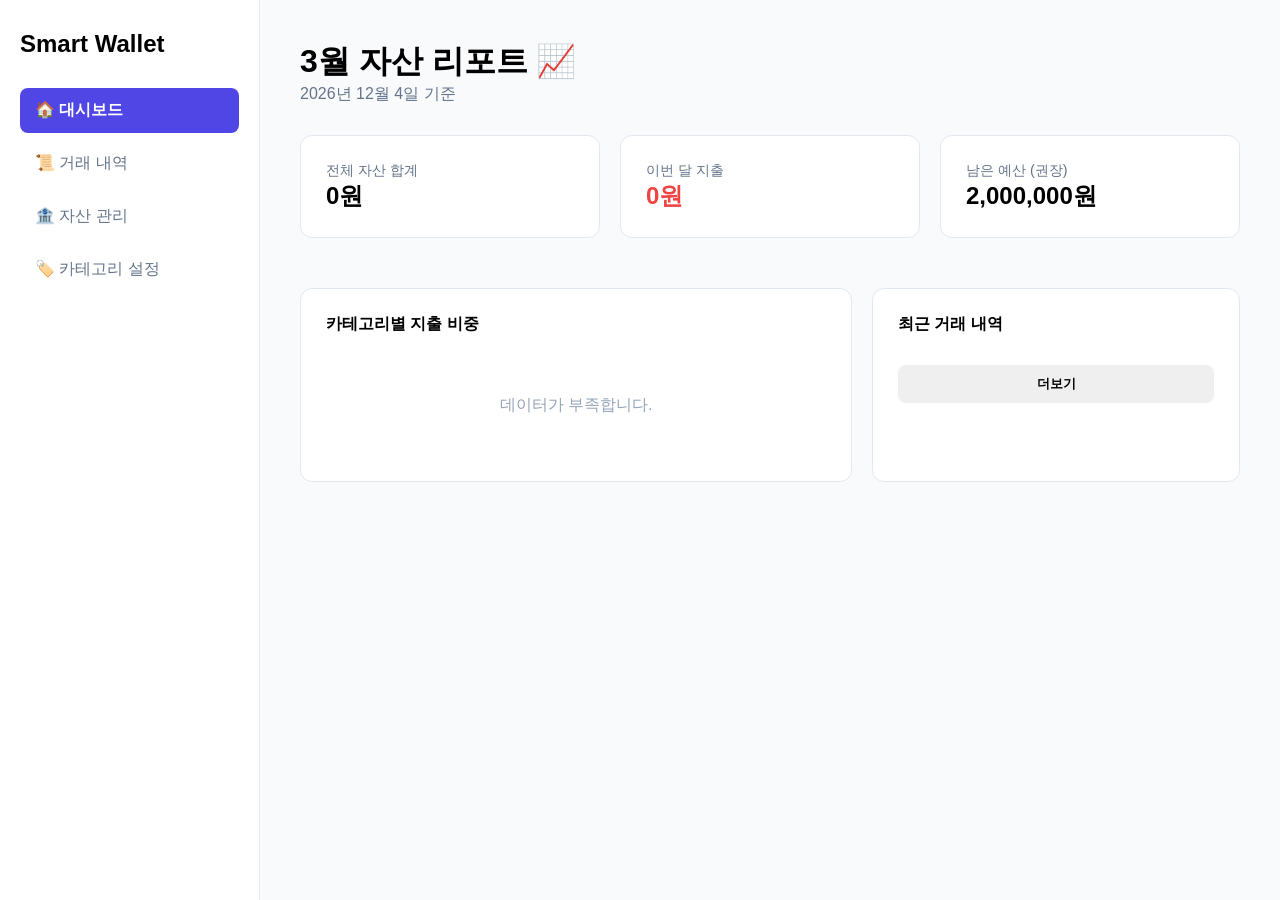
<file: index.html>
<!DOCTYPE html>
<html lang="ko">
<head>
    <meta charset="UTF-8">
    <link rel="stylesheet" href="style.css">
    <title>Dashboard - Smart Wallet</title>
</head>
<body>

<nav class="sidebar">
    <h2>Smart Wallet</h2>
    <ul class="nav-menu">
        <li><a href="index.html" class="nav-item active">🏠 대시보드</a></li>
        <li><a href="history.html" class="nav-item">📜 거래 내역</a></li>
        <li><a href="assets.html" class="nav-item">🏦 자산 관리</a></li>
        <li><a href="categories.html" class="nav-item">🏷️ 카테고리 설정</a></li>
    </ul>
</nav>

<main class="main-content">
    <header style="margin-bottom: 30px;">
        <h1>3월 자산 리포트 📈</h1>
        <p id="todayDate" style="color: #64748b;"></p>
    </header>

    <div style="display: grid; grid-template-columns: repeat(3, 1fr); gap: 20px; margin-bottom: 30px;">
        <div class="card">
            <span style="font-size: 0.9rem; color: #64748b;">전체 자산 합계</span>
            <h2 id="totalBalance">0원</h2>
        </div>
        <div class="card">
            <span style="font-size: 0.9rem; color: #64748b;">이번 달 지출</span>
            <h2 id="monthExpense" style="color:var(--expense)">0원</h2>
        </div>
        <div class="card">
            <span style="font-size: 0.9rem; color: #64748b;">남은 예산 (권장)</span>
            <h2 id="remainingBudget">0원</h2>
        </div>
    </div>

    <div style="display: grid; grid-template-columns: 1.5fr 1fr; gap: 20px;">
        <div class="card">
            <h4>카테고리별 지출 비중</h4>
            <div id="categoryStats" style="margin-top: 20px;">
                <p style="text-align: center; color: #94a3b8; padding: 40px;">데이터가 부족합니다.</p>
            </div>
        </div>

        <div class="card">
            <h4>최근 거래 내역</h4>
            <ul id="recentList" style="list-style: none; margin-top: 15px;">
            </ul>
            <button class="btn btn-outline" style="width: 100%; margin-top: 15px;" onclick="location.href='history.html'">더보기</button>
        </div>
    </div>
</main>

<script>
    document.addEventListener('DOMContentLoaded', () => {
        // 데이터 불러오기
        const assets = JSON.parse(localStorage.getItem('myAssets')) || [];
        const histories = JSON.parse(localStorage.getItem('myHistories')) || [];

        // 날짜 표시
        const now = new Date();
        document.getElementById('todayDate').innerText = `${now.getFullYear()}년 ${now.getMonth() + 1}월 ${now.getDate()}일 기준`;

        // 1. 전체 자산 합계 계산
        const total = assets.reduce((sum, asset) => sum + Number(asset.balance), 0);
        document.getElementById('totalBalance').innerText = total.toLocaleString() + '원';

        // 2. 이번 달 지출 합계 계산
        const currentMonth = now.toISOString().substring(0, 7); // "2024-03" 형식
        const monthTotal = histories
            .filter(item => item.date.startsWith(currentMonth))
            .reduce((sum, item) => sum + Number(item.amount), 0);
        document.getElementById('monthExpense').innerText = monthTotal.toLocaleString() + '원';

        // 3. 예산 대비 남은 금액 (예시: 목표 예산 200만원 설정 시)
        const goal = 2000000;
        const remaining = goal - monthTotal;
        document.getElementById('remainingBudget').innerText = (remaining > 0 ? remaining : 0).toLocaleString() + '원';

        // 4. 최근 거래 내역 5건 표시
        const recentList = document.getElementById('recentList');
        const recentData = histories.slice(0, 5); // 이미 history에서 정렬되어 저장됨

        if (recentData.length > 0) {
            recentList.innerHTML = recentData.map(item => `
                <li style="display: flex; justify-content: space-between; padding: 10px 0; border-bottom: 1px solid #f1f5f9; font-size: 0.9rem;">
                    <span>${item.description}</span>
                    <span style="font-weight: bold; color: var(--expense)">-${Number(item.amount).toLocaleString()}원</span>
                </li>
            `).join('');
        }

        // 5. 간단한 카테고리 통계 (글자로 표시)
        const catStats = document.getElementById('categoryStats');
        if (histories.length > 0) {
            const catMap = {};
            histories.forEach(h => {
                catMap[h.category] = (catMap[h.category] || 0) + Number(h.amount);
            });

            let statsHtml = '';
            for (const [cat, amt] of Object.entries(catMap)) {
                const percent = ((amt / monthTotal) * 100).toFixed(0);
                statsHtml += `
                    <div style="margin-bottom: 15px;">
                        <div style="display:flex; justify-content:space-between; font-size: 0.85rem; margin-bottom: 5px;">
                            <span>${cat}</span><span>${percent}%</span>
                        </div>
                        <div style="width:100%; height:8px; background:#f1f5f9; border-radius:4px;">
                            <div style="width:${percent}%; height:100%; background:var(--primary); border-radius:4px;"></div>
                        </div>
                    </div>
                `;
            }
            catStats.innerHTML = statsHtml;
        }
    });
</script>

</body>
</html>
</file>
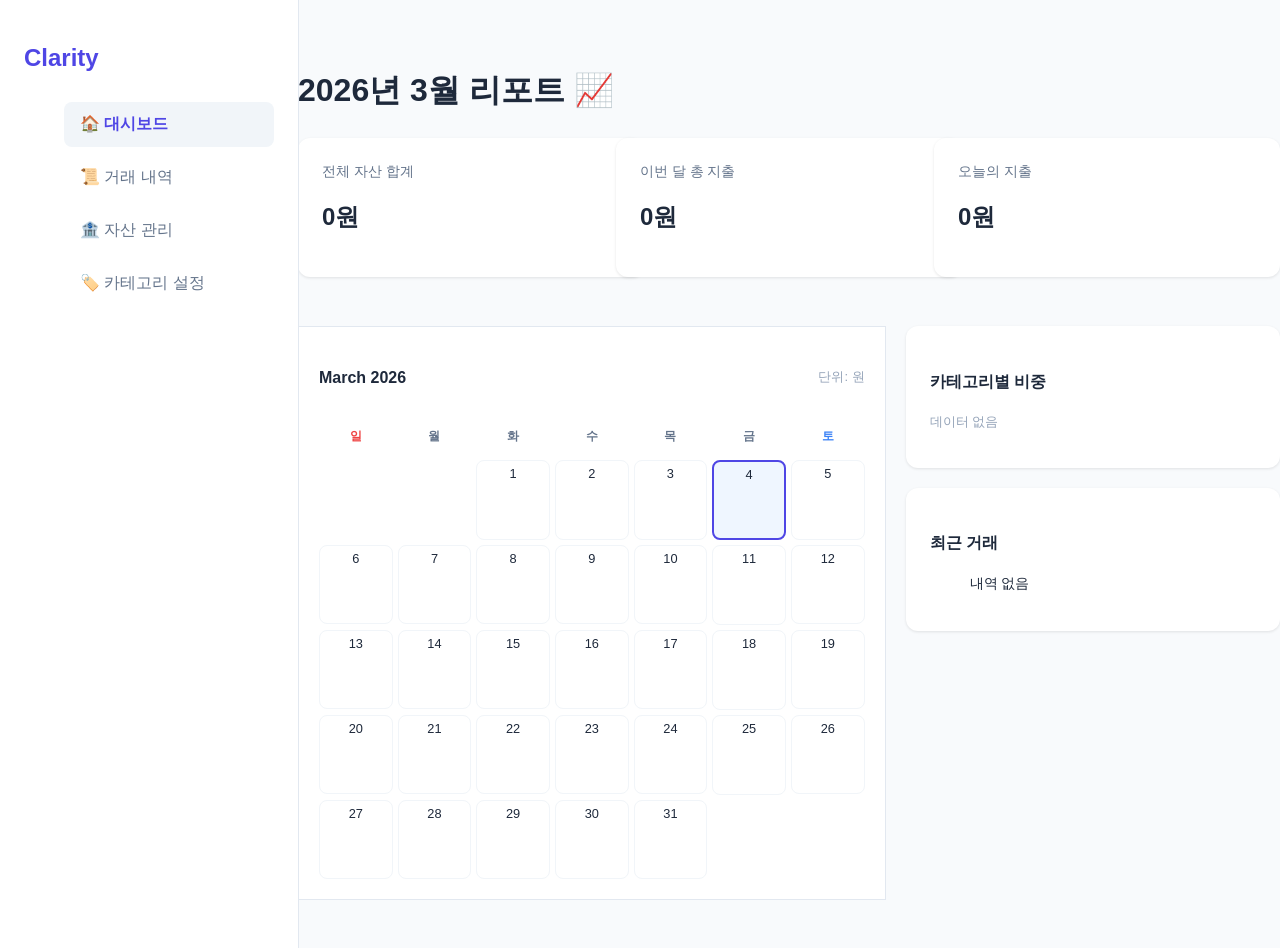
<file: AssetFlow/index.html>
<!DOCTYPE html>
<html lang="ko">
<head>
    <meta charset="UTF-8">
    <link rel="stylesheet" href="style.css">
    <title>Clarity - Dashboard</title>
    <style>
        /* 캘린더 전용 스타일 */
        .calendar-container { background: #fff; padding: 20px; border-radius: var(--radius); border: 1px solid var(--border); }
        .calendar-header { display: flex; justify-content: space-between; align-items: center; margin-bottom: 20px; }
        .calendar-grid { display: grid; grid-template-columns: repeat(7, 1fr); gap: 5px; text-align: center; }
        .day-label { font-size: 0.75rem; color: #64748b; font-weight: 600; padding-bottom: 10px; }
        .day-cell {
            aspect-ratio: 1 / 1.1;
            border-radius: 8px;
            border: 1px solid #f1f5f9;
            padding: 5px;
            font-size: 0.8rem;
            display: flex;
            flex-direction: column;
            justify-content: space-between;
            transition: 0.2s;
        }
        .day-cell:hover { background: #f8fafc; border-color: var(--primary); }
        .day-cell.today { border: 2px solid var(--primary); background: #eff6ff; }
        .day-cell .date-num { font-weight: 500; }
        .day-cell .day-sum { font-size: 0.65rem; color: var(--expense); font-weight: bold; overflow: hidden; text-overflow: ellipsis; white-space: nowrap; }

        /* 레이아웃 분할 */
        .dashboard-grid { display: grid; grid-template-columns: 1.8fr 1fr; gap: 20px; align-items: start; }
        .side-stack { display: flex; flex-direction: column; gap: 20px; }
    </style>
</head>
<body>

<nav class="sidebar">
    <h2>Clarity</h2>
    <ul class="nav-menu">
        <li><a href="index.html" class="nav-item active">🏠 대시보드</a></li>
        <li><a href="history.html" class="nav-item">📜 거래 내역</a></li>
        <li><a href="assets.html" class="nav-item">🏦 자산 관리</a></li>
        <li><a href="categories.html" class="nav-item">🏷️ 카테고리 설정</a></li>
    </ul>
</nav>

<main class="main-content">
    <header style="margin-bottom: 25px;">
        <h1 id="monthTitle">2026년 3월 리포트 📈</h1>
    </header>

    <div style="display: grid; grid-template-columns: repeat(3, 1fr); gap: 20px; margin-bottom: 25px;">
        <div class="card">
            <span style="font-size: 0.85rem; color: #64748b;">전체 자산 합계</span>
            <h2 id="totalBalance">0원</h2>
        </div>
        <div class="card">
            <span style="font-size: 0.85rem; color: #64748b;">이번 달 총 지출</span>
            <h2 id="monthExpense" style="color:var(--expense)">0원</h2>
        </div>
        <div class="card">
            <span style="font-size: 0.85rem; color: #64748b;">오늘의 지출</span>
            <h2 id="todayExpense">0원</h2>
        </div>
    </div>

    <div class="dashboard-grid">
        <div class="calendar-container">
            <div class="calendar-header">
                <h4 id="calMonth">March 2026</h4>
                <div style="font-size: 0.8rem; color: #94a3b8;">단위: 원</div>
            </div>
            <div id="calendarGrid" class="calendar-grid">
                <div class="day-label" style="color:#ef4444">일</div><div class="day-label">월</div><div class="day-label">화</div>
                <div class="day-label">수</div><div class="day-label">목</div><div class="day-label">금</div><div class="day-label" style="color:#3b82f6">토</div>
            </div>
        </div>

        <div class="side-stack">
            <div class="card" style="margin:0;">
                <h4>카테고리별 비중</h4>
                <div id="categoryStats" style="margin-top: 15px;"></div>
            </div>
            <div class="card" style="margin:0;">
                <h4>최근 거래</h4>
                <ul id="recentList" style="list-style: none; margin-top: 10px; font-size: 0.85rem;"></ul>
            </div>
        </div>
    </div>
</main>

<script>
    document.addEventListener('DOMContentLoaded', () => {
        const assets = JSON.parse(localStorage.getItem('myAssets')) || [];
        const histories = JSON.parse(localStorage.getItem('myHistories')) || [];
        const now = new Date();
        const currentYear = now.getFullYear();
        const currentMonth = now.getMonth(); // 0-11

        // 1. 기초 상단 데이터 계산
        const total = assets.reduce((sum, a) => sum + Number(a.balance), 0);
        document.getElementById('totalBalance').innerText = total.toLocaleString() + '원';

        const monthStr = now.toISOString().substring(0, 7);
        const monthHistories = histories.filter(h => h.date.startsWith(monthStr));
        const monthTotal = monthHistories.reduce((sum, h) => sum + Number(h.amount), 0);
        document.getElementById('monthExpense').innerText = monthTotal.toLocaleString() + '원';

        const todayStr = now.toISOString().substring(0, 10);
        const todayTotal = histories.filter(h => h.date === todayStr).reduce((sum, h) => sum + Number(h.amount), 0);
        document.getElementById('todayExpense').innerText = todayTotal.toLocaleString() + '원';

        // 2. 캘린더 생성 로직
        const calGrid = document.getElementById('calendarGrid');
        const firstDay = new Date(currentYear, currentMonth, 1).getDay();
        const lastDate = new Date(currentYear, currentMonth + 1, 0).getDate();

        // 시작 빈칸
        for (let i = 0; i < firstDay; i++) {
            const empty = document.createElement('div');
            calGrid.appendChild(empty);
        }

        // 날짜 채우기
        for (let d = 1; d <= lastDate; d++) {
            const dateStr = `${currentYear}-${String(currentMonth + 1).padStart(2, '0')}-${String(d).padStart(2, '0')}`;
            const daySum = histories
                .filter(h => h.date === dateStr)
                .reduce((sum, h) => sum + Number(h.amount), 0);

            const cell = document.createElement('div');
            cell.className = 'day-cell' + (dateStr === todayStr ? ' today' : '');
            cell.innerHTML = `
                <span class="date-num">${d}</span>
                ${daySum > 0 ? `<span class="day-sum">-${daySum.toLocaleString()}</span>` : ''}
            `;
            calGrid.appendChild(cell);
        }

        // 3. 카테고리 통계 (Progress bar)
        const catStats = document.getElementById('categoryStats');
        const catMap = {};
        monthHistories.forEach(h => catMap[h.category] = (catMap[h.category] || 0) + Number(h.amount));

        catStats.innerHTML = Object.entries(catMap).map(([cat, amt]) => {
            const percent = ((amt / monthTotal) * 100).toFixed(0);
            return `
                <div style="margin-bottom: 12px;">
                    <div style="display:flex; justify-content:space-between; font-size: 0.75rem; margin-bottom: 4px;">
                        <span>${cat}</span><span>${percent}%</span>
                    </div>
                    <div style="width:100%; height:6px; background:#f1f5f9; border-radius:3px;">
                        <div style="width:${percent}%; height:100%; background:var(--primary); border-radius:3px;"></div>
                    </div>
                </div>`;
        }).join('') || '<p style="color:#94a3b8; font-size:0.8rem;">데이터 없음</p>';

        // 4. 최근 거래 3건만 요약
        const recentList = document.getElementById('recentList');
        recentList.innerHTML = histories.slice(0, 3).map(h => `
            <li style="padding: 8px 0; border-bottom: 1px solid #f8fafc; display:flex; justify-content:space-between;">
                <span>${h.description}</span>
                <span style="color:var(--expense); font-weight:600;">-${Number(h.amount).toLocaleString()}</span>
            </li>
        `).join('') || '<li>내역 없음</li>';
    });
</script>
</body>
</html>
</file>
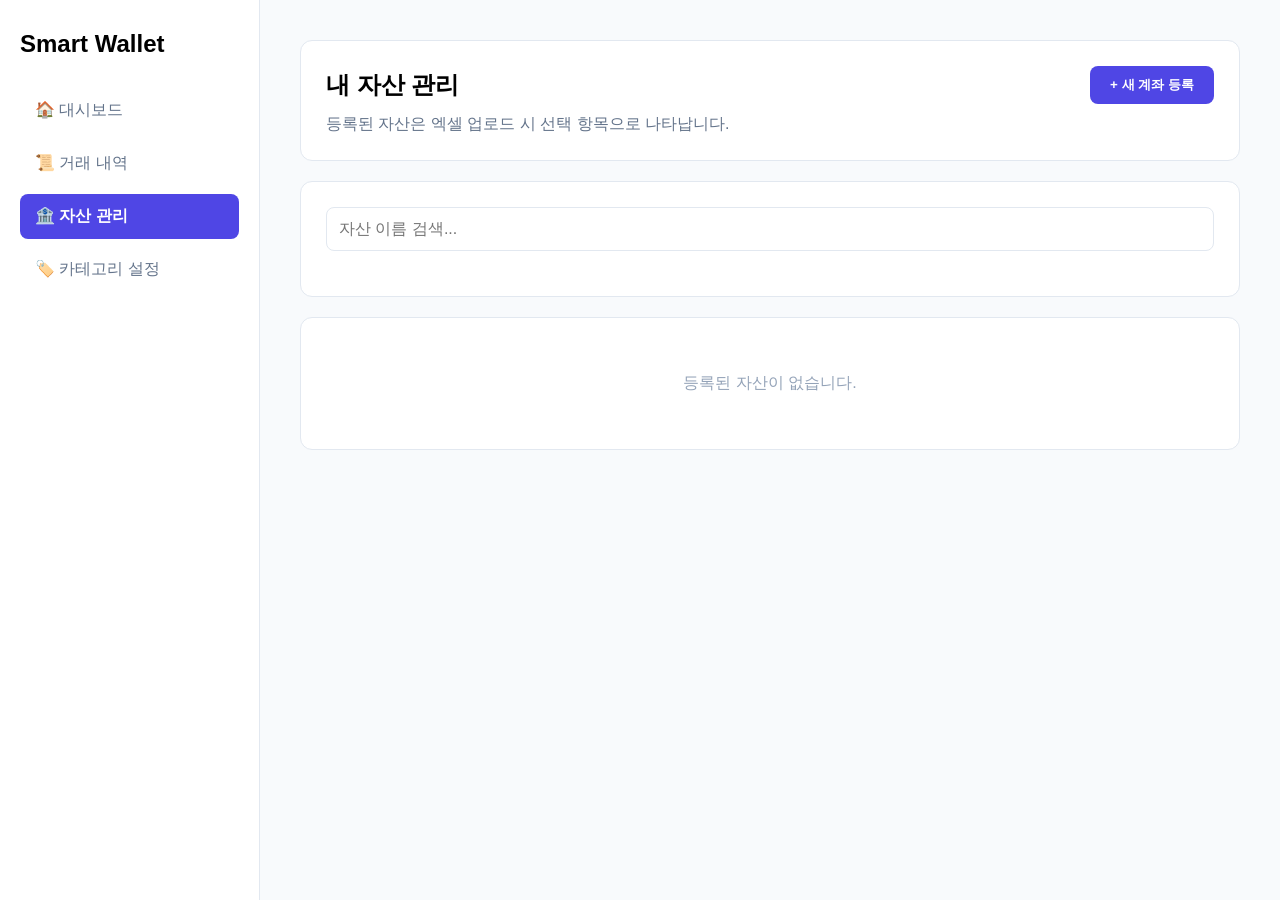
<file: assets.html>
<!DOCTYPE html>
<html lang="ko">
<head>
    <meta charset="UTF-8">
    <link rel="stylesheet" href="style.css">
    <title>Assets - Smart Wallet</title>
    <style>
        /* 모달 스타일 추가 (기본 설정) */
        .modal { display: none; position: fixed; inset: 0; background: rgba(0,0,0,0.5); place-items: center; z-index: 1000; }
        .modal-content { background: #fff; padding: 30px; border-radius: var(--radius); width: 90%; max-width: 400px; }

        /* 기존 스타일 유지 */
        .label { display: block; font-size: 0.85rem; margin-bottom: 5px; color: #64748b; margin-top: 15px; }
        .input-field { width: 100%; padding: 12px; border: 1px solid var(--border); border-radius: 8px; font-size: 1rem; }
        .btn-edit { background: #f1f5f9; color: var(--primary); border: none; padding: 5px 12px; border-radius: 6px; cursor: pointer; font-size: 0.8rem; font-weight: 600; }
        .btn-delete { background: none; border: none; color: #ef4444; cursor: pointer; font-size: 0.8rem; margin-left: 5px; }

        /* 리스트 아이템 스타일 보강 */
        .list-item { display: flex; justify-content: space-between; align-items: center; padding: 15px; border-bottom: 1px solid var(--border); }
        .item-info { display: flex; align-items: center; gap: 15px; }
        .icon { font-size: 1.5rem; background: #f8fafc; width: 45px; height: 45px; display: flex; align-items: center; justify-content: center; border-radius: 10px; }
    </style>
</head>
<body>
<nav class="sidebar">
    <h2>Smart Wallet</h2>
    <ul class="nav-menu">
        <li><a href="index.html" class="nav-item">🏠 대시보드</a></li>
        <li><a href="history.html" class="nav-item">📜 거래 내역</a></li>
        <li><a href="assets.html" class="nav-item active">🏦 자산 관리</a></li>
        <li><a href="categories.html" class="nav-item">🏷️ 카테고리 설정</a></li>
    </ul>
</nav>

<main class="main-content">
    <div class="card">
        <div style="display: flex; justify-content: space-between; align-items: center;">
            <h2>내 자산 관리</h2>
            <button class="btn btn-primary">+ 새 계좌 등록</button>
        </div>
        <p style="color: #64748b; margin-top: 10px;">등록된 자산은 엑셀 업로드 시 선택 항목으로 나타납니다.</p>
    </div>
    <div class="card">
        <div style="margin-bottom: 20px;">
            <input type="text" id="assetSearch" placeholder="자산 이름 검색..." class="input-field">
        </div>
    </div>
    <div class="card" id="assetList">
    </div>
</main>

<div id="assetModal" class="modal">
    <div class="modal-content">
        <h3 id="modalTitle">새 자산 등록</h3>
        <input type="hidden" id="editAssetId">
        <div style="margin: 20px 0;">
            <label class="label">자산명</label>
            <input type="text" id="assetName" placeholder="예: 국민은행(급여)" class="input-field">

            <label class="label">유형</label>
            <select id="assetType" class="input-field">
                <option value="bank">🏦 은행</option>
                <option value="stock">📈 증권</option>
                <option value="card">💳 카드</option>
            </select>

            <label class="label">현재 잔액</label>
            <input type="number" id="assetBalance" placeholder="0" class="input-field">
        </div>

        <div style="display: flex; gap: 10px;">
            <button class="btn btn-outline" style="flex:1" onclick="closeAssetModal()">취소</button>
            <button class="btn btn-primary" style="flex:2" onclick="saveAsset()">저장하기</button>
        </div>
    </div>
</div>

<script>
    // --- JavaScript 로직 (기존과 동일하지만 에러 방지 처리 추가) ---
    let assets = JSON.parse(localStorage.getItem('myAssets')) || [];
    const assetListContainer = document.getElementById('assetList');
    const modal = document.getElementById('assetModal');

    function renderAssets() {
        const searchTerm = document.getElementById('assetSearch').value.toLowerCase();
        assetListContainer.innerHTML = '';

        const filtered = assets.filter(asset => asset.name.toLowerCase().includes(searchTerm));

        if (!assetListContainer) return;

        assetListContainer.innerHTML = '';
        if (filtered.length === 0) {
            assetListContainer.innerHTML = '<p style="text-align:center; color:#94a3b8; padding:30px;">등록된 자산이 없습니다.</p>';
        }

        filtered.forEach(asset => {
            const icon = asset.type === 'bank' ? '🏦' : (asset.type === 'stock' ? '📈' : '💳');
            const item = document.createElement('div');
            item.className = 'list-item';
            item.innerHTML = `
                <div class="item-info">
                    <div class="icon">${icon}</div>
                    <div>
                        <strong>${asset.name}</strong>
                        <div style="font-size:0.8rem; color:#64748b">${Number(asset.balance).toLocaleString()}원</div>
                    </div>
                </div>
                <div style="display: flex; gap: 10px;">
                    <button class="btn-edit" onclick="openEditModal(${asset.id})">수정</button>
                    <button class="btn-delete" onclick="deleteAsset(${asset.id})">삭제</button>
                </div>
            `;
            assetListContainer.appendChild(item);
        });
        localStorage.setItem('myAssets', JSON.stringify(assets));
    }

    function openAddModal() {
        document.getElementById('modalTitle').innerText = "새 자산 등록";
        document.getElementById('editAssetId').value = "";
        document.getElementById('assetName').value = "";
        document.getElementById('assetBalance').value = "";
        modal.style.display = 'grid';
    }

    function openEditModal(id) {
        const asset = assets.find(a => a.id === id);
        if (!asset) return;

        document.getElementById('modalTitle').innerText = "자산 정보 수정";
        document.getElementById('editAssetId').value = asset.id;
        document.getElementById('assetName').value = asset.name;
        document.getElementById('assetType').value = asset.type;
        document.getElementById('assetBalance').value = asset.balance;
        modal.style.display = 'grid';
    }

    function closeAssetModal() { modal.style.display = 'none'; }

    function saveAsset() {
        const id = document.getElementById('editAssetId').value;
        const name = document.getElementById('assetName').value;
        const type = document.getElementById('assetType').value;
        const balance = parseInt(document.getElementById('assetBalance').value) || 0;

        if (!name) return alert("자산 이름을 입력해주세요.");

        if (id) {
            const index = assets.findIndex(a => a.id == id);
            assets[index] = { ...assets[index], name, type, balance };
        } else {
            assets.push({ id: Date.now(), name, type, balance });
        }

        renderAssets();
        closeAssetModal();
    }

    function deleteAsset(id) {
        if (confirm("정말로 삭제하시겠습니까?")) {
            assets = assets.filter(a => a.id !== id);
            renderAssets();
        }
    }

    document.addEventListener('DOMContentLoaded', () => {
        const addBtn = document.querySelector('.main-content .btn-primary');
        if (addBtn) addBtn.onclick = openAddModal;
        renderAssets();
    });

    // 배경 클릭 시 닫기 기능 추가
    window.onclick = function(event) {
        if (event.target == modal) closeAssetModal();
    }
</script>
</body>
</html>
</file>
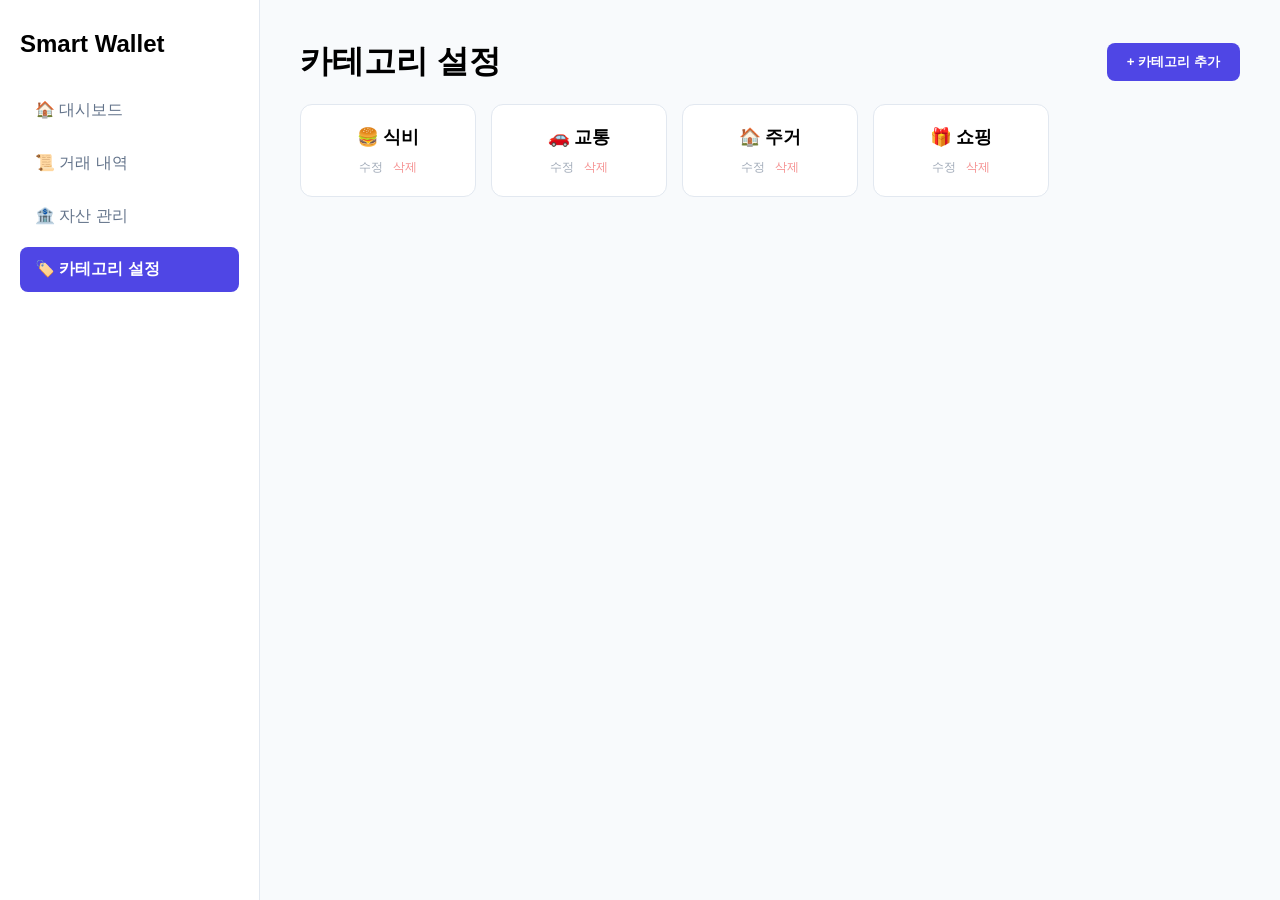
<file: categories.html>
<!DOCTYPE html>
<html lang="ko">
<head>
    <meta charset="UTF-8">
    <link rel="stylesheet" href="style.css">
    <title>Categories - Smart Wallet</title>
    <style>
        .grid { display: grid; grid-template-columns: repeat(auto-fill, minmax(160px, 1fr)); gap: 15px; margin-top: 20px; }
        .cat-card {
            padding: 20px;
            border: 1px solid var(--border);
            border-radius: 12px;
            text-align: center;
            background: #fff;
            position: relative;
            transition: 0.2s;
        }
        .cat-card:hover { border-color: var(--primary); transform: translateY(-3px); }
        .cat-emoji { font-size: 1.5rem; display: block; margin-bottom: 8px; }

        /* 카드 내 수정/삭제 버튼 */
        .cat-actions { margin-top: 10px; display: flex; justify-content: center; gap: 10px; opacity: 0.6; }
        .cat-actions:hover { opacity: 1; }
        .btn-small { font-size: 0.75rem; cursor: pointer; border: none; background: none; color: #64748b; }
        .btn-small.del { color: var(--expense); }

        /* 모달 스타일 */
        .modal { display: none; position: fixed; inset: 0; background: rgba(0,0,0,0.5); place-items: center; z-index: 1000; }
        .modal-content { background: #fff; padding: 30px; border-radius: var(--radius); width: 350px; }
        .input-field { width: 100%; padding: 12px; border: 1px solid var(--border); border-radius: 8px; margin-bottom: 15px; }
    </style>
</head>
<body>

<nav class="sidebar">
    <h2>Smart Wallet</h2>
    <ul class="nav-menu">
        <li><a href="index.html" class="nav-item">🏠 대시보드</a></li>
        <li><a href="history.html" class="nav-item">📜 거래 내역</a></li>
        <li><a href="assets.html" class="nav-item">🏦 자산 관리</a></li>
        <li><a href="categories.html" class="nav-item active">🏷️ 카테고리 설정</a></li>
    </ul>
</nav>

<main class="main-content">
    <div style="display: flex; justify-content: space-between; align-items: center;">
        <h1>카테고리 설정</h1>
        <button class="btn btn-primary" onclick="openCatModal()">+ 카테고리 추가</button>
    </div>

    <div id="categoryGrid" class="grid">
    </div>
</main>

<div id="catModal" class="modal">
    <div class="modal-content">
        <h3 id="catModalTitle">카테고리 편집</h3>
        <input type="hidden" id="editCatId">

        <div style="margin: 20px 0;">
            <label style="font-size:0.8rem; color:#64748b;">카테고리명 (아이콘 포함 가능)</label>
            <input type="text" id="catName" placeholder="예: 🍔 식비" class="input-field">
        </div>

        <div style="display: flex; gap: 10px;">
            <button class="btn btn-outline" style="flex:1" onclick="closeCatModal()">취소</button>
            <button class="btn btn-primary" style="flex:2" onclick="saveCategory()">저장하기</button>
        </div>
    </div>
</div>

<script>
    // 1. 초기 데이터 (기본 카테고리 제공)
    let categories = JSON.parse(localStorage.getItem('myCategories')) || [
        { id: Date.now(), name: "🍔 식비" },
        { id: Date.now()+1, name: "🚗 교통" },
        { id: Date.now()+2, name: "🏠 주거" },
        { id: Date.now()+3, name: "🎁 쇼핑" }
    ];

    const grid = document.getElementById('categoryGrid');
    const modal = document.getElementById('catModal');

    // 2. 렌더링 함수
    function renderCategories() {
        grid.innerHTML = '';
        categories.forEach(cat => {
            const card = document.createElement('div');
            card.className = 'cat-card';
            card.innerHTML = `
                <span style="font-weight:600; font-size:1.1rem;">${cat.name}</span>
                <div class="cat-actions">
                    <button class="btn-small" onclick="editCategory(${cat.id})">수정</button>
                    <button class="btn-small del" onclick="deleteCategory(${cat.id})">삭제</button>
                </div>
            `;
            grid.appendChild(card);
        });
        localStorage.setItem('myCategories', JSON.stringify(categories));
    }

    // 3. 모달 제어
    function openCatModal() {
        document.getElementById('catModalTitle').innerText = "새 카테고리 추가";
        document.getElementById('editCatId').value = "";
        document.getElementById('catName').value = "";
        modal.style.display = 'grid';
    }

    function editCategory(id) {
        const cat = categories.find(c => c.id === id);
        document.getElementById('catModalTitle').innerText = "카테고리 수정";
        document.getElementById('editCatId').value = cat.id;
        document.getElementById('catName').value = cat.name;
        modal.style.display = 'grid';
    }

    function closeCatModal() { modal.style.display = 'none'; }

    // 4. 저장 로직
    function saveCategory() {
        const id = document.getElementById('editCatId').value;
        const name = document.getElementById('catName').value;

        if (!name) return alert("이름을 입력해주세요.");

        if (id) {
            const index = categories.findIndex(c => c.id == id);
            categories[index].name = name;
        } else {
            categories.push({ id: Date.now(), name: name });
        }

        renderCategories();
        closeCatModal();
    }

    // 5. 삭제 로직
    function deleteCategory(id) {
        if (confirm("이 카테고리를 삭제하시겠습니까?\n기존 내역의 카테고리명은 유지되지만 새로 선택할 수 없게 됩니다.")) {
            categories = categories.filter(c => c.id !== id);
            renderCategories();
        }
    }

    document.addEventListener('DOMContentLoaded', renderCategories);
</script>

</body>
</html>
</file>
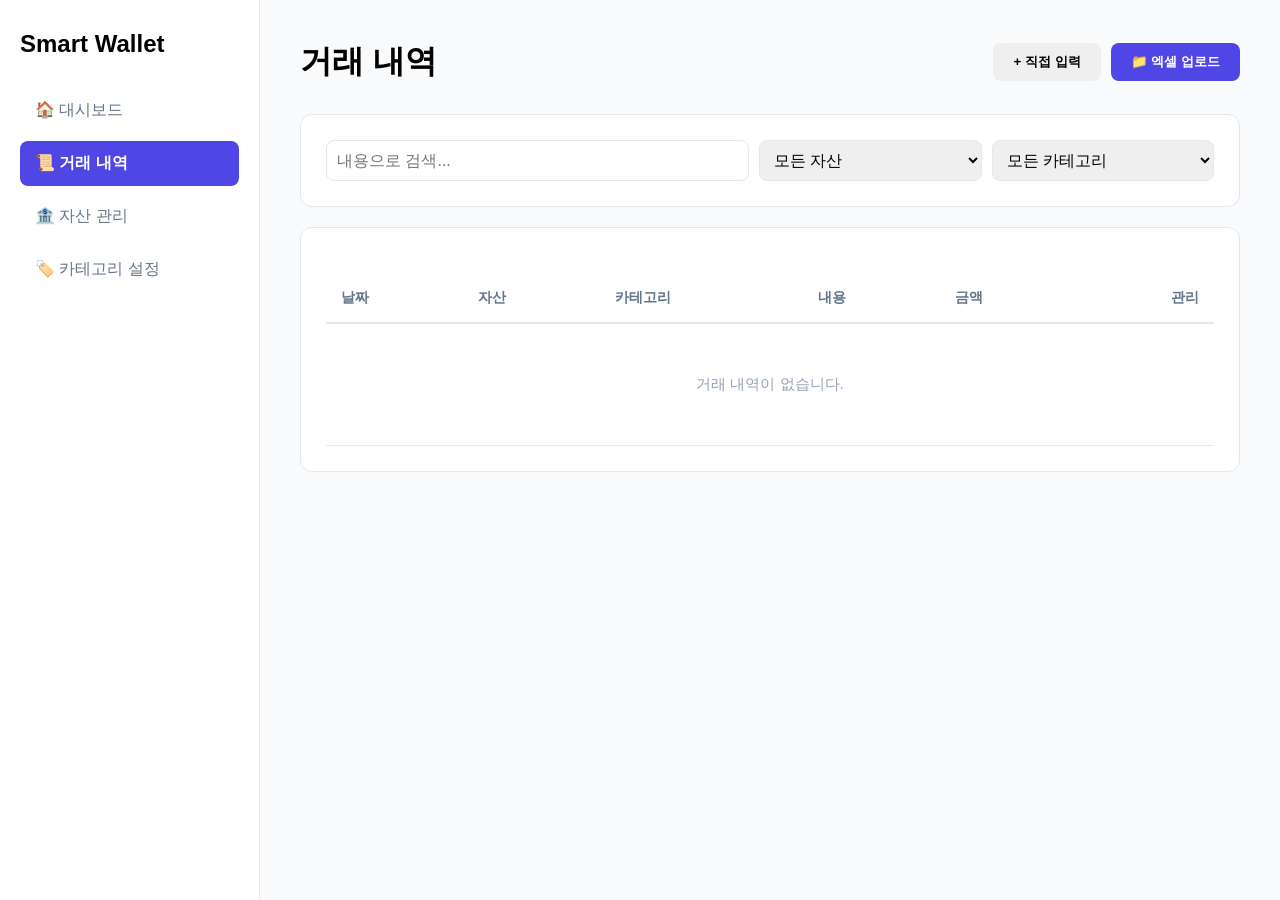
<file: history.html>
<!DOCTYPE html>
<html lang="ko">
<head>
    <meta charset="UTF-8">
    <link rel="stylesheet" href="style.css">
    <title>History - Smart Wallet Pro</title>
    <style>
        /* 페이지 전용 스타일 */
        .table { width: 100%; border-collapse: collapse; margin-top: 20px; }
        .table th { text-align: left; padding: 15px; border-bottom: 2px solid var(--border); color: #64748b; font-size: 0.9rem; }
        .table td { padding: 15px; border-bottom: 1px solid var(--border); font-size: 0.95rem; }
        .amount.minus { color: var(--expense); font-weight: bold; }
        .amount.plus { color: var(--income); font-weight: bold; }
        .badge { background: #f1f5f9; padding: 4px 8px; border-radius: 4px; font-size: 0.75rem; font-weight: 600; }
        .badge-cat { background: #eef2ff; color: var(--primary); }

        /* 모달 스타일 */
        .modal { display: none; position: fixed; inset: 0; background: rgba(0,0,0,0.5); place-items: center; z-index: 1000; }
        .modal-content { background: #fff; padding: 30px; border-radius: var(--radius); width: 400px; box-shadow: 0 10px 25px rgba(0,0,0,0.1); }
        .label { display: block; font-size: 0.85rem; margin-bottom: 5px; color: #64748b; margin-top: 15px; }
        .input-field { width: 100%; padding: 10px; border: 1px solid var(--border); border-radius: 8px; font-size: 1rem; outline: none; }
        .input-field:focus { border-color: var(--primary); }

        .btn-delete { color: var(--expense); border: none; background: none; cursor: pointer; font-size: 0.85rem; padding: 5px; }
        .btn-delete:hover { text-decoration: underline; }
    </style>
</head>
<body>

<nav class="sidebar">
    <h2>Smart Wallet</h2>
    <ul class="nav-menu">
        <li><a href="index.html" class="nav-item">🏠 대시보드</a></li>
        <li><a href="history.html" class="nav-item active">📜 거래 내역</a></li>
        <li><a href="assets.html" class="nav-item">🏦 자산 관리</a></li>
        <li><a href="categories.html" class="nav-item">🏷️ 카테고리 설정</a></li>
    </ul>
</nav>

<main class="main-content">
    <div style="display: flex; justify-content: space-between; align-items: center; margin-bottom: 30px;">
        <h1>거래 내역</h1>
        <div style="display: flex; gap: 10px;">
            <button class="btn btn-outline" onclick="openHistoryModal()">+ 직접 입력</button>
            <!--<button class="btn btn-primary" onclick="alert('엑셀 업로드 기능은 개발 중입니다!')">📁 엑셀 업로드</button>-->
            <button class="btn btn-primary" onclick="openUploadModal()">📁 엑셀 업로드</button>
        </div>
    </div>

    <div class="card" style="display: flex; gap: 10px; margin-bottom: 20px;">
        <input type="text" id="searchInput" placeholder="내용으로 검색..." class="input-field" style="flex: 2; margin:0;">
        <select id="filterAsset" class="input-field" style="flex: 1; margin:0;">
            <option value="">모든 자산</option>
        </select>
        <select id="filterCategory" class="input-field" style="flex: 1; margin:0;">
            <option value="">모든 카테고리</option>
        </select>
    </div>

    <div class="card">
        <table class="table">
            <thead>
            <tr>
                <th>날짜</th>
                <th>자산</th>
                <th>카테고리</th>
                <th>내용</th>
                <th>금액</th>
                <th style="text-align: right;">관리</th>
            </tr>
            </thead>
            <tbody id="historyList">
            </tbody>
        </table>
    </div>
</main>

<div id="historyModal" class="modal">
    <div class="modal-content">
        <h3>새 거래 내역 추가</h3>
        <div style="margin: 10px 0;">
            <label class="label">날짜</label>
            <input type="date" id="historyDate" class="input-field">

            <label class="label">자산 선택</label>
            <select id="historyAsset" class="input-field"></select>

            <label class="label">카테고리</label>
            <select id="historyCategory" class="input-field">
            </select>

            <label class="label">내용</label>
            <input type="text" id="historyDesc" placeholder="예: 스타벅스 강남점" class="input-field">

            <label class="label">금액 (원)</label>
            <input type="number" id="historyAmount" placeholder="0" class="input-field">
        </div>

        <div style="display: flex; gap: 10px; margin-top: 25px;">
            <button class="btn btn-outline" style="flex:1" onclick="closeHistoryModal()">취소</button>
            <button class="btn btn-primary" style="flex:2" onclick="saveHistory()">저장하기</button>
        </div>
    </div>
</div>

<div id="uploadModal" class="modal">
    <div class="modal-content">
        <h3>📁 엑셀 내역 업로드</h3>
        <div style="margin: 20px 0;">
            <label class="label">대상 자산 선택</label>
            <select id="uploadAssetSelect" class="input-field"></select>

            <label class="label" style="margin-top:20px;">엑셀 파일 선택 (.csv)</label>

            <label for="excelFile" class="file-upload-label">
                <span>📁 클릭하여 파일 선택</span>
            </label>

            <input type="file" id="excelFile" accept=".csv" onchange="updateFileName(this)">

            <div id="fileNameDisplay">선택된 파일 없음</div>

            <p style="font-size: 0.75rem; color: #94a3b8; margin-top: 10px;">
                * 파일의 첫 줄은 '날짜, 내용, 금액' 순서여야 합니다.
            </p>
        </div>
        <div style="display:flex; gap:10px;">
            <button class="btn btn-outline" style="flex:1" onclick="closeModal()">취소</button>
            <button class="btn btn-primary" style="flex:2" onclick="processUpload()">업로드 시작</button>
        </div>
    </div>
</div>


<script>
    // 1. 데이터 불러오기
    let histories = JSON.parse(localStorage.getItem('myHistories')) || [];
    let assets = JSON.parse(localStorage.getItem('myAssets')) || [];
    let categories = JSON.parse(localStorage.getItem('myCategories')) || [
        {id: 1, name: '식비'}, {id: 2, name: '교통'}, {id: 3, name: '주거/통신'}, {id: 4, name: '쇼핑'}
    ];

    const historyListContainer = document.getElementById('historyList');

    // 2. 화면에 내역 리스트 그리기
    function renderHistories() {
        const searchTerm = document.getElementById('searchInput').value.toLowerCase();
        const assetFilter = document.getElementById('filterAsset').value;
        const catFilter = document.getElementById('filterCategory').value;

        historyListContainer.innerHTML = '';

        // 필터링 로직 적용
        const filtered = histories.filter(item => {
            const matchesSearch = item.description.toLowerCase().includes(searchTerm);
            const matchesAsset = assetFilter === "" || item.assetId === assetFilter;
            const matchesCat = catFilter === "" || item.category === catFilter;
            return matchesSearch && matchesAsset && matchesCat;
        });

        historyListContainer.innerHTML = '';
        filtered.sort((a, b) => new Date(b.date) - new Date(a.date));

        if (filtered.length === 0) {
            historyListContainer.innerHTML = '<tr><td colspan="6" style="text-align:center; padding:50px; color:#94a3b8;">거래 내역이 없습니다.</td></tr>';
        }

        filtered.forEach((item, index) => {
            const tr = document.createElement('tr');
            tr.innerHTML = `
                <td>${item.date}</td>
                <td><span class="badge">${item.assetName}</span></td>
                <td><span class="badge badge-cat">${item.category}</span></td>
                <td>${item.description}</td>
                <td class="amount minus">-${Number(item.amount).toLocaleString()}원</td>
                <td style="text-align: right;"><button onclick="deleteHistory(${index})" class="btn-delete">삭제</button></td>
            `;
            historyListContainer.appendChild(tr);
        });
        localStorage.setItem('myHistories', JSON.stringify(filtered));
    }

    // 3. 모달 열기 및 옵션 초기화
    function openHistoryModal() {
        // 최신 자산 및 카테고리 데이터 로드
        assets = JSON.parse(localStorage.getItem('myAssets')) || [];
        if (assets.length === 0) {
            alert("먼저 '자산 관리' 페이지에서 자산을 등록해주세요!");
            location.href = 'assets.html';
            return;
        }

        // 자산 셀렉트 박스 채우기
        const assetSelect = document.getElementById('historyAsset');
        assetSelect.innerHTML = assets.map(a => `<option value="${a.id}">${a.name}</option>`).join('');

        // 카테고리 셀렉트 박스 채우기
        const categorySelect = document.getElementById('historyCategory');
        categorySelect.innerHTML = categories.map(c => `<option value="${c.name}">${c.name}</option>`).join('');

        // 기본값 설정
        document.getElementById('historyDate').value = new Date().toISOString().substring(0, 10);
        document.getElementById('historyModal').style.display = 'grid';
    }

    function closeHistoryModal() {
        document.getElementById('historyModal').style.display = 'none';
    }

    // 4. 저장 및 자산 연동 로직
    function saveHistory() {
        const date = document.getElementById('historyDate').value;
        const assetId = document.getElementById('historyAsset').value;
        const category = document.getElementById('historyCategory').value;
        const description = document.getElementById('historyDesc').value;
        const amount = parseInt(document.getElementById('historyAmount').value);

        if (!description || !amount) return alert("내용과 금액을 입력해주세요.");

        // 자산 잔액 차감 로직
        const assetIndex = assets.findIndex(a => a.id == assetId);
        if (assetIndex !== -1) {
            assets[assetIndex].balance -= amount;
            localStorage.setItem('myAssets', JSON.stringify(assets));

            // 내역 객체 생성
            const newEntry = {
                date,
                assetId,
                assetName: assets[assetIndex].name,
                category,
                description,
                amount
            };

            histories.push(newEntry);
            renderHistories();
            closeHistoryModal();

            // 입력 폼 초기화
            document.getElementById('historyDesc').value = '';
            document.getElementById('historyAmount').value = '';
        }
    }

    // 5. 삭제 및 자산 복구 로직
    function deleteHistory(index) {
        if(confirm("내역을 삭제하시겠습니까? (삭제 시 해당 자산 잔액이 복구됩니다)")) {
            const item = histories[index];
            const assetIndex = assets.findIndex(a => a.id == item.assetId);

            if (assetIndex !== -1) {
                assets[assetIndex].balance += Number(item.amount); // 금액 복구
                localStorage.setItem('myAssets', JSON.stringify(assets));
            }

            histories.splice(index, 1);
            renderHistories();
        }
    }

    // 초기 실행
    document.addEventListener('DOMContentLoaded', renderHistories);

    // 1. 업로드 모달 열기 (자산 목록 업데이트)
function openUploadModal() {
    assets = JSON.parse(localStorage.getItem('myAssets')) || [];
    const uploadSelect = document.getElementById('uploadAssetSelect');

    if (assets.length === 0) {
        alert("자산을 먼저 등록해주세요!");
        location.href = 'assets.html';
        return;
    }

    // 자산 목록 주입
    uploadSelect.innerHTML = assets.map(a => `<option value="${a.id}">${a.name}</option>`).join('');
    document.getElementById('uploadModal').style.display = 'grid';
}

function closeModal() {
    document.getElementById('uploadModal').style.display = 'none';
}

// 2. 업로드 처리 로직 (매칭 핵심)
function processUpload() {
    const assetId = document.getElementById('uploadAssetSelect').value;
    const fileInput = document.getElementById('excelFile');

    if (!fileInput.files.length) return alert("파일을 선택해주세요.");

    // 선택된 자산 정보 가져오기
    const targetAsset = assets.find(a => a.id == assetId);

    /* [참고] 실제 구현 시에는 FileReader를 통해 엑셀 내용을 읽습니다.
       여기서는 파일의 한 줄을 읽었다고 가정(Mockup)한 로직입니다.
    */
    const mockExcelData = [
        { date: "2026-03-25", description: "마트 장보기", amount: 45000 },
        { date: "2026-03-24", description: "주유비", amount: 60000 }
    ];

    mockExcelData.forEach(row => {
        // [핵심 매칭] 엑셀 데이터 + 선택한 자산 정보 결합
        const newEntry = {
            date: row.date,
            assetId: targetAsset.id,     // 선택한 자산 ID 매칭
            assetName: targetAsset.name, // 선택한 자산 이름 매칭
            category: "미분류",           // 카테고리는 추후 AI나 키워드로 분류
            description: row.description,
            amount: row.amount
        };

        // 1. 내역 저장
        histories.push(newEntry);

        // 2. 자산 잔액 실시간 차감 (연동)
        targetAsset.balance -= row.amount;
    });

    // 전체 데이터 업데이트 및 저장
    localStorage.setItem('myHistories', JSON.stringify(histories));
    localStorage.setItem('myAssets', JSON.stringify(assets));

    alert(`${targetAsset.name}으로 ${mockExcelData.length}건의 내역이 성공적으로 업로드되었습니다!`);
    renderHistories();
    closeModal();
}
</script>

</body>
</html>
</file>
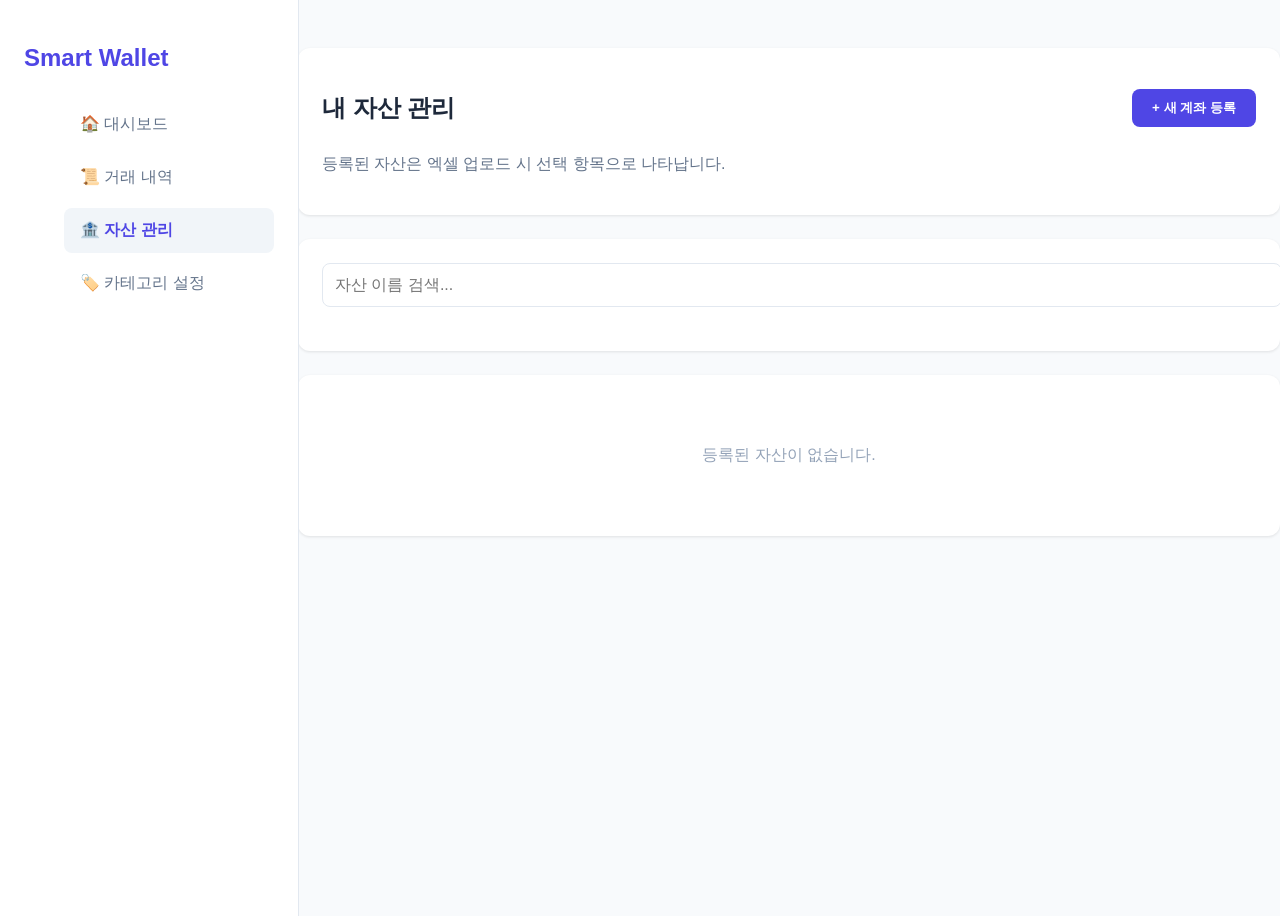
<file: AssetFlow/assets.html>
<!DOCTYPE html>
<html lang="ko">
<head>
    <meta charset="UTF-8">
    <link rel="stylesheet" href="style.css">
    <title>Assets - Smart Wallet</title>
    <style>
        /* 모달 스타일 추가 (기본 설정) */
        .modal { display: none; position: fixed; inset: 0; background: rgba(0,0,0,0.5); place-items: center; z-index: 1000; }
        .modal-content { background: #fff; padding: 30px; border-radius: var(--radius); width: 90%; max-width: 400px; }

        /* 기존 스타일 유지 */
        .label { display: block; font-size: 0.85rem; margin-bottom: 5px; color: #64748b; margin-top: 15px; }
        .input-field { width: 100%; padding: 12px; border: 1px solid var(--border); border-radius: 8px; font-size: 1rem; }
        .btn-edit { background: #f1f5f9; color: var(--primary); border: none; padding: 5px 12px; border-radius: 6px; cursor: pointer; font-size: 0.8rem; font-weight: 600; }
        .btn-delete { background: none; border: none; color: #ef4444; cursor: pointer; font-size: 0.8rem; margin-left: 5px; }

        /* 리스트 아이템 스타일 보강 */
        .list-item { display: flex; justify-content: space-between; align-items: center; padding: 15px; border-bottom: 1px solid var(--border); }
        .item-info { display: flex; align-items: center; gap: 15px; }
        .icon { font-size: 1.5rem; background: #f8fafc; width: 45px; height: 45px; display: flex; align-items: center; justify-content: center; border-radius: 10px; }
    </style>
</head>
<body>
<nav class="sidebar">
    <h2>Smart Wallet</h2>
    <ul class="nav-menu">
        <li><a href="index.html" class="nav-item">🏠 대시보드</a></li>
        <li><a href="history.html" class="nav-item">📜 거래 내역</a></li>
        <li><a href="assets.html" class="nav-item active">🏦 자산 관리</a></li>
        <li><a href="categories.html" class="nav-item">🏷️ 카테고리 설정</a></li>
    </ul>
</nav>

<main class="main-content">
    <div class="card">
        <div style="display: flex; justify-content: space-between; align-items: center;">
            <h2>내 자산 관리</h2>
            <button class="btn btn-primary">+ 새 계좌 등록</button>
        </div>
        <p style="color: #64748b; margin-top: 10px;">등록된 자산은 엑셀 업로드 시 선택 항목으로 나타납니다.</p>
    </div>
    <div class="card">
        <div style="margin-bottom: 20px;">
            <input type="text" id="assetSearch" placeholder="자산 이름 검색..." class="input-field">
        </div>
    </div>
    <div class="card" id="assetList">
    </div>
</main>

<div id="assetModal" class="modal">
    <div class="modal-content">
        <h3 id="modalTitle">새 자산 등록</h3>
        <input type="hidden" id="editAssetId">
        <div style="margin: 20px 0;">
            <label class="label">자산명</label>
            <input type="text" id="assetName" placeholder="예: 국민은행(급여)" class="input-field">

            <label class="label">유형</label>
            <select id="assetType" class="input-field">
                <option value="bank">🏦 은행</option>
                <option value="stock">📈 증권</option>
                <option value="card">💳 카드</option>
            </select>

            <label class="label">현재 잔액</label>
            <input type="number" id="assetBalance" placeholder="0" class="input-field">
        </div>

        <div style="display: flex; gap: 10px;">
            <button class="btn btn-outline" style="flex:1" onclick="closeAssetModal()">취소</button>
            <button class="btn btn-primary" style="flex:2" onclick="saveAsset()">저장하기</button>
        </div>
    </div>
</div>

<script>
    // --- JavaScript 로직 (기존과 동일하지만 에러 방지 처리 추가) ---
    let assets = JSON.parse(localStorage.getItem('myAssets')) || [];
    const assetListContainer = document.getElementById('assetList');
    const modal = document.getElementById('assetModal');

    function renderAssets() {
        const searchTerm = document.getElementById('assetSearch').value.toLowerCase();
        assetListContainer.innerHTML = '';

        const filtered = assets.filter(asset => asset.name.toLowerCase().includes(searchTerm));

        if (!assetListContainer) return;

        assetListContainer.innerHTML = '';
        if (filtered.length === 0) {
            assetListContainer.innerHTML = '<p style="text-align:center; color:#94a3b8; padding:30px;">등록된 자산이 없습니다.</p>';
        }

        filtered.forEach(asset => {
            const icon = asset.type === 'bank' ? '🏦' : (asset.type === 'stock' ? '📈' : '💳');
            const item = document.createElement('div');
            item.className = 'list-item';
            item.innerHTML = `
                <div class="item-info">
                    <div class="icon">${icon}</div>
                    <div>
                        <strong>${asset.name}</strong>
                        <div style="font-size:0.8rem; color:#64748b">${Number(asset.balance).toLocaleString()}원</div>
                    </div>
                </div>
                <div style="display: flex; gap: 10px;">
                    <button class="btn-edit" onclick="openEditModal(${asset.id})">수정</button>
                    <button class="btn-delete" onclick="deleteAsset(${asset.id})">삭제</button>
                </div>
            `;
            assetListContainer.appendChild(item);
        });
        localStorage.setItem('myAssets', JSON.stringify(assets));
    }

    function openAddModal() {
        document.getElementById('modalTitle').innerText = "새 자산 등록";
        document.getElementById('editAssetId').value = "";
        document.getElementById('assetName').value = "";
        document.getElementById('assetBalance').value = "";
        modal.style.display = 'grid';
    }

    function openEditModal(id) {
        const asset = assets.find(a => a.id === id);
        if (!asset) return;

        document.getElementById('modalTitle').innerText = "자산 정보 수정";
        document.getElementById('editAssetId').value = asset.id;
        document.getElementById('assetName').value = asset.name;
        document.getElementById('assetType').value = asset.type;
        document.getElementById('assetBalance').value = asset.balance;
        modal.style.display = 'grid';
    }

    function closeAssetModal() { modal.style.display = 'none'; }

    function saveAsset() {
        const id = document.getElementById('editAssetId').value;
        const name = document.getElementById('assetName').value;
        const type = document.getElementById('assetType').value;
        const balance = parseInt(document.getElementById('assetBalance').value) || 0;

        if (!name) return alert("자산 이름을 입력해주세요.");

        if (id) {
            const index = assets.findIndex(a => a.id == id);
            assets[index] = { ...assets[index], name, type, balance };
        } else {
            assets.push({ id: Date.now(), name, type, balance });
        }

        renderAssets();
        closeAssetModal();
    }

    function deleteAsset(id) {
        if (confirm("정말로 삭제하시겠습니까?")) {
            assets = assets.filter(a => a.id !== id);
            renderAssets();
        }
    }

    document.addEventListener('DOMContentLoaded', () => {
        const addBtn = document.querySelector('.main-content .btn-primary');
        if (addBtn) addBtn.onclick = openAddModal;
        renderAssets();
    });

    // 배경 클릭 시 닫기 기능 추가
    window.onclick = function(event) {
        if (event.target == modal) closeAssetModal();
    }
</script>
</body>
</html>
</file>
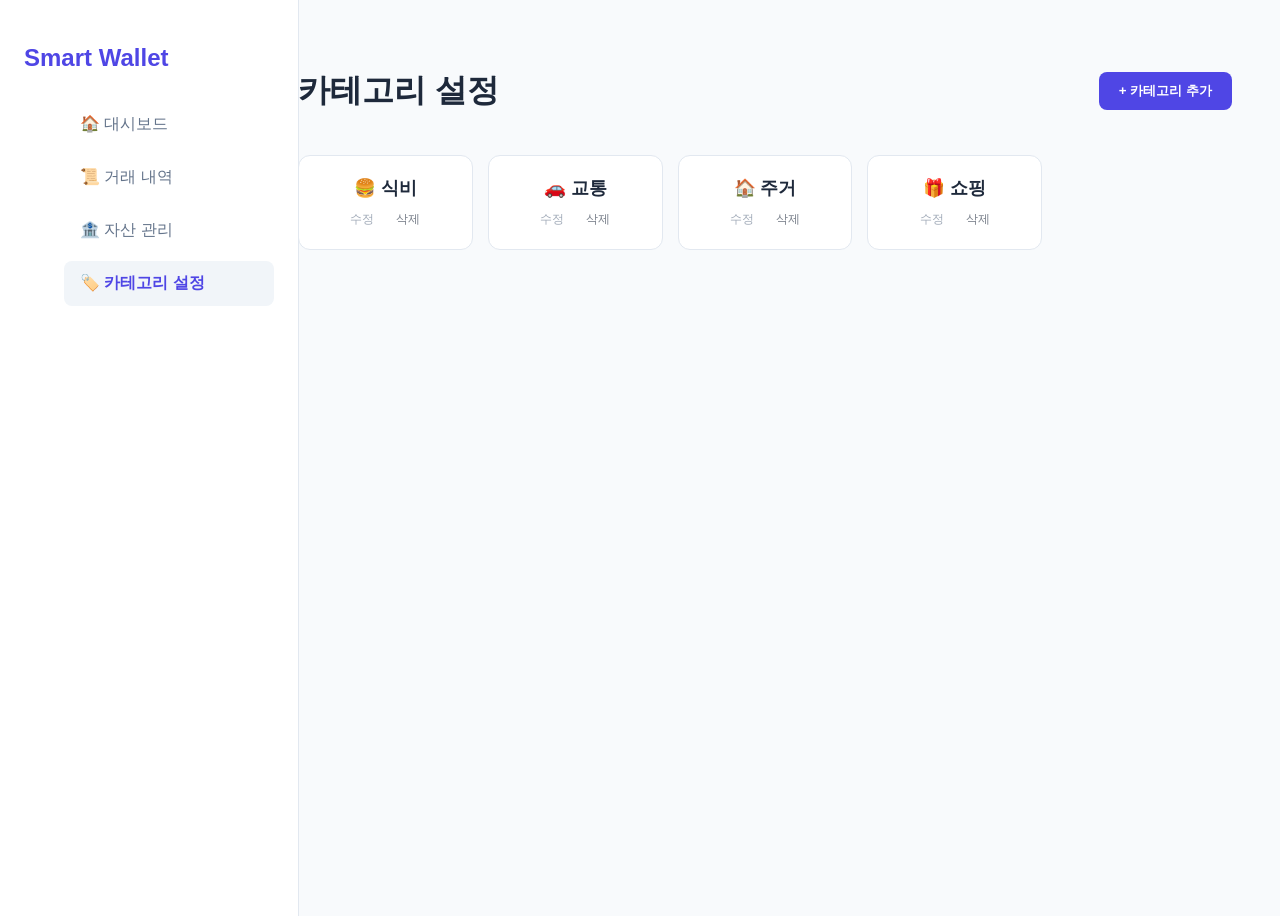
<file: AssetFlow/categories.html>
<!DOCTYPE html>
<html lang="ko">
<head>
    <meta charset="UTF-8">
    <link rel="stylesheet" href="style.css">
    <title>Categories - Smart Wallet</title>
    <style>
        .grid { display: grid; grid-template-columns: repeat(auto-fill, minmax(160px, 1fr)); gap: 15px; margin-top: 20px; }
        .cat-card {
            padding: 20px;
            border: 1px solid var(--border);
            border-radius: 12px;
            text-align: center;
            background: #fff;
            position: relative;
            transition: 0.2s;
        }
        .cat-card:hover { border-color: var(--primary); transform: translateY(-3px); }
        .cat-emoji { font-size: 1.5rem; display: block; margin-bottom: 8px; }

        /* 카드 내 수정/삭제 버튼 */
        .cat-actions { margin-top: 10px; display: flex; justify-content: center; gap: 10px; opacity: 0.6; }
        .cat-actions:hover { opacity: 1; }
        .btn-small { font-size: 0.75rem; cursor: pointer; border: none; background: none; color: #64748b; }
        .btn-small.del { color: var(--expense); }

        /* 모달 스타일 */
        .modal { display: none; position: fixed; inset: 0; background: rgba(0,0,0,0.5); place-items: center; z-index: 1000; }
        .modal-content { background: #fff; padding: 30px; border-radius: var(--radius); width: 350px; }
        .input-field { width: 100%; padding: 12px; border: 1px solid var(--border); border-radius: 8px; margin-bottom: 15px; }
    </style>
</head>
<body>

<nav class="sidebar">
    <h2>Smart Wallet</h2>
    <ul class="nav-menu">
        <li><a href="index.html" class="nav-item">🏠 대시보드</a></li>
        <li><a href="history.html" class="nav-item">📜 거래 내역</a></li>
        <li><a href="assets.html" class="nav-item">🏦 자산 관리</a></li>
        <li><a href="categories.html" class="nav-item active">🏷️ 카테고리 설정</a></li>
    </ul>
</nav>

<main class="main-content">
    <div style="display: flex; justify-content: space-between; align-items: center;">
        <h1>카테고리 설정</h1>
        <button class="btn btn-primary" onclick="openCatModal()">+ 카테고리 추가</button>
    </div>

    <div id="categoryGrid" class="grid">
    </div>
</main>

<div id="catModal" class="modal">
    <div class="modal-content">
        <h3 id="catModalTitle">카테고리 편집</h3>
        <input type="hidden" id="editCatId">

        <div style="margin: 20px 0;">
            <label style="font-size:0.8rem; color:#64748b;">카테고리명 (아이콘 포함 가능)</label>
            <input type="text" id="catName" placeholder="예: 🍔 식비" class="input-field">
        </div>

        <div style="display: flex; gap: 10px;">
            <button class="btn btn-outline" style="flex:1" onclick="closeCatModal()">취소</button>
            <button class="btn btn-primary" style="flex:2" onclick="saveCategory()">저장하기</button>
        </div>
    </div>
</div>

<script>
    // 1. 초기 데이터 (기본 카테고리 제공)
    let categories = JSON.parse(localStorage.getItem('myCategories')) || [
        { id: Date.now(), name: "🍔 식비" },
        { id: Date.now()+1, name: "🚗 교통" },
        { id: Date.now()+2, name: "🏠 주거" },
        { id: Date.now()+3, name: "🎁 쇼핑" }
    ];

    const grid = document.getElementById('categoryGrid');
    const modal = document.getElementById('catModal');

    // 2. 렌더링 함수
    function renderCategories() {
        grid.innerHTML = '';
        categories.forEach(cat => {
            const card = document.createElement('div');
            card.className = 'cat-card';
            card.innerHTML = `
                <span style="font-weight:600; font-size:1.1rem;">${cat.name}</span>
                <div class="cat-actions">
                    <button class="btn-small" onclick="editCategory(${cat.id})">수정</button>
                    <button class="btn-small del" onclick="deleteCategory(${cat.id})">삭제</button>
                </div>
            `;
            grid.appendChild(card);
        });
        localStorage.setItem('myCategories', JSON.stringify(categories));
    }

    // 3. 모달 제어
    function openCatModal() {
        document.getElementById('catModalTitle').innerText = "새 카테고리 추가";
        document.getElementById('editCatId').value = "";
        document.getElementById('catName').value = "";
        modal.style.display = 'grid';
    }

    function editCategory(id) {
        const cat = categories.find(c => c.id === id);
        document.getElementById('catModalTitle').innerText = "카테고리 수정";
        document.getElementById('editCatId').value = cat.id;
        document.getElementById('catName').value = cat.name;
        modal.style.display = 'grid';
    }

    function closeCatModal() { modal.style.display = 'none'; }

    // 4. 저장 로직
    function saveCategory() {
        const id = document.getElementById('editCatId').value;
        const name = document.getElementById('catName').value;

        if (!name) return alert("이름을 입력해주세요.");

        if (id) {
            const index = categories.findIndex(c => c.id == id);
            categories[index].name = name;
        } else {
            categories.push({ id: Date.now(), name: name });
        }

        renderCategories();
        closeCatModal();
    }

    // 5. 삭제 로직
    function deleteCategory(id) {
        if (confirm("이 카테고리를 삭제하시겠습니까?\n기존 내역의 카테고리명은 유지되지만 새로 선택할 수 없게 됩니다.")) {
            categories = categories.filter(c => c.id !== id);
            renderCategories();
        }
    }

    document.addEventListener('DOMContentLoaded', renderCategories);
</script>

</body>
</html>
</file>
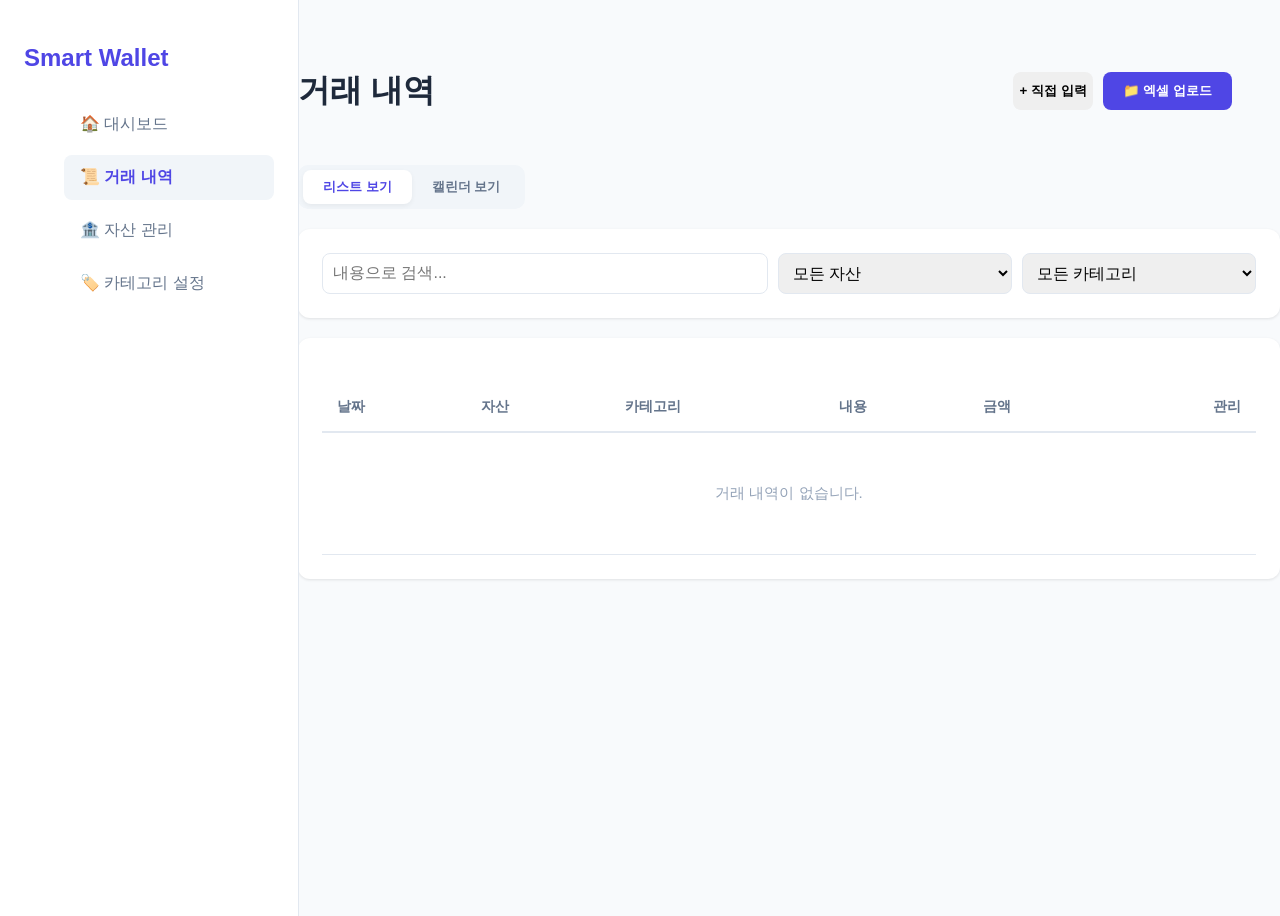
<file: AssetFlow/history.html>
<!DOCTYPE html>
<html lang="ko">
<head>
    <meta charset="UTF-8">
    <link rel="stylesheet" href="style.css">
    <title>History - Smart Wallet Pro</title>
    <style>
        /* 페이지 전용 스타일 */
        .table { width: 100%; border-collapse: collapse; margin-top: 20px; }
        .table th { text-align: left; padding: 15px; border-bottom: 2px solid var(--border); color: #64748b; font-size: 0.9rem; }
        .table td { padding: 15px; border-bottom: 1px solid var(--border); font-size: 0.95rem; }
        .amount.minus { color: var(--expense); font-weight: bold; }
        .amount.plus { color: var(--income); font-weight: bold; }
        .badge { background: #f1f5f9; padding: 4px 8px; border-radius: 4px; font-size: 0.75rem; font-weight: 600; }
        .badge-cat { background: #eef2ff; color: var(--primary); }

        /* 모달 스타일 */
        .modal { display: none; position: fixed; inset: 0; background: rgba(0,0,0,0.5); place-items: center; z-index: 1000; }
        .modal-content { background: #fff; padding: 30px; border-radius: var(--radius); width: 400px; box-shadow: 0 10px 25px rgba(0,0,0,0.1); }
        .label { display: block; font-size: 0.85rem; margin-bottom: 5px; color: #64748b; margin-top: 15px; }
        .input-field { width: 100%; padding: 10px; border: 1px solid var(--border); border-radius: 8px; font-size: 1rem; outline: none; }
        .input-field:focus { border-color: var(--primary); }

        .btn-delete { color: var(--expense); border: none; background: none; cursor: pointer; font-size: 0.85rem; padding: 5px; }
        .btn-delete:hover { text-decoration: underline; }

        /* [3] 캘린더 스타일 */
        .cal-grid { display: grid; grid-template-columns: repeat(7, 1fr); gap: 10px; margin-top: 15px; }
        .cal-cell {
            min-height: 100px; /* 금액이 들어갈 자리를 위해 높이 확보 */
            display: flex;
            flex-direction: column;
            justify-content: space-between; /* 날짜는 위, 금액은 아래 배치 */
            padding: 8px;
            border: 1px solid #e2e8f0;
            background: #fff;
            border-radius: 8px;
        }
        .cal-cell:hover { border-color: var(--primary); transform: translateY(-2px); }
        .cal-date { font-weight: bold; font-size: 0.9rem; }
        .cal-item {
            font-size: 0.7rem;
            background: #f1f5f9;
            padding: 2px 4px;
            margin-bottom: 2px;
            border-radius: 4px;
            white-space: nowrap;
            overflow: hidden;
            text-overflow: ellipsis;
        }
        .cal-total { margin-top: auto; text-align: right; color: var(--expense); font-weight: bold; font-size: 0.75rem; }

        /* [1] 기존 스타일 유지 및 전환 버튼 추가 */
        .view-controls { display: flex; background: #f1f5f9; padding: 5px; border-radius: 10px; margin-bottom: 20px; width: fit-content; }
        .view-btn { padding: 8px 20px; border: none; border-radius: 8px; cursor: pointer; background: transparent; color: #64748b; font-weight: 600; transition: 0.2s; }
        .view-btn.active { background: #fff; color: var(--primary); box-shadow: 0 2px 5px rgba(0,0,0,0.05); }

        #listView, #calendarView { display: none; }
        #listView.active, #calendarView.active { display: block; }

        /* 오늘 날짜 셀 강조 */
        .cal-cell.today {
            border: 2px solid var(--primary);
            background-color: #f0f7ff;
        }

        /* 이전/다음 버튼 크기 조절 */
        .calendar-view .btn-outline {
            padding: 5px 12px;
            font-size: 0.85rem;
        }
    </style>
</head>
<body>

<nav class="sidebar">
    <h2>Smart Wallet</h2>
    <ul class="nav-menu">
        <li><a href="index.html" class="nav-item">🏠 대시보드</a></li>
        <li><a href="history.html" class="nav-item active">📜 거래 내역</a></li>
        <li><a href="assets.html" class="nav-item">🏦 자산 관리</a></li>
        <li><a href="categories.html" class="nav-item">🏷️ 카테고리 설정</a></li>
    </ul>
</nav>

<main class="main-content">
    <div style="display: flex; justify-content: space-between; align-items: center; margin-bottom: 30px;">
        <h1>거래 내역</h1>
        <div style="display: flex; gap: 10px;">
            <button class="btn btn-outline" onclick="openHistoryModal()">+ 직접 입력</button>
            <!--<button class="btn btn-primary" onclick="alert('엑셀 업로드 기능은 개발 중입니다!')">📁 엑셀 업로드</button>-->
            <button class="btn btn-primary" onclick="openUploadModal()">📁 엑셀 업로드</button>
        </div>
    </div>

        <div class="view-controls">
            <button id="btnList" class="view-btn active" onclick="switchView('list')">리스트 보기</button>
            <button id="btnCal" class="view-btn" onclick="switchView('cal')">캘린더 보기</button>
        </div>

    <div class="card" style="display: flex; gap: 10px; margin-bottom: 20px;">
        <input type="text" id="searchInput" placeholder="내용으로 검색..." class="input-field" style="flex: 2; margin:0;">
        <select id="filterAsset" class="input-field" style="flex: 1; margin:0;">
            <option value="">모든 자산</option>
        </select>
        <select id="filterCategory" class="input-field" style="flex: 1; margin:0;">
            <option value="">모든 카테고리</option>
        </select>
    </div>



    <div class="card">
        <table class="table">
            <thead>
            <tr>
                <th>날짜</th>
                <th>자산</th>
                <th>카테고리</th>
                <th>내용</th>
                <th>금액</th>
                <th style="text-align: right;">관리</th>
            </tr>
            </thead>
            <tbody id="historyList">
            </tbody>
        </table>
    </div>
    <div id="calendarView" class="card" style="display: none;">
        <div style="display: flex; justify-content: space-between; align-items: center; margin-bottom: 20px; background: #f8fafc; padding: 15px; border-radius: 12px;">
            <div style="display: flex; gap: 8px;">
                <button class="btn btn-outline" onclick="changeMonth(-1)" style="padding: 5px 15px;">◀</button>
                <button class="btn btn-outline" onclick="goToday()" style="padding: 5px 15px;">오늘</button>
                <button class="btn btn-outline" onclick="changeMonth(1)" style="padding: 5px 15px;">▶</button>
            </div>
            <h3 id="calMonthTitle" style="margin: 0; color: var(--primary); font-size: 1.25rem;">2026년 3월</h3>
            <div style="width: 120px; text-align: right; font-size: 0.9rem; color: #64748b;">
                월간 지출: <span id="monthTotalAmount" style="color: var(--expense); font-weight: bold;">0</span>원
            </div>
        </div>

        <div class="cal-grid" id="historyCalGrid"></div>
    </div>
</main>

<div id="historyModal" class="modal">
    <div class="modal-content">
        <h3>새 거래 내역 추가</h3>
        <div style="margin: 10px 0;">
            <label class="label">날짜</label>
            <input type="date" id="historyDate" class="input-field">

            <label class="label">자산 선택</label>
            <select id="historyAsset" class="input-field"></select>

            <label class="label">카테고리</label>
            <select id="historyCategory" class="input-field">
            </select>

            <label class="label">내용</label>
            <input type="text" id="historyDesc" placeholder="예: 스타벅스 강남점" class="input-field">

            <label class="label">금액 (원)</label>
            <input type="number" id="historyAmount" placeholder="0" class="input-field">
        </div>

        <div style="display: flex; gap: 10px; margin-top: 25px;">
            <button class="btn btn-outline" style="flex:1" onclick="closeHistoryModal()">취소</button>
            <button class="btn btn-primary" style="flex:2" onclick="saveHistory()">저장하기</button>
        </div>
    </div>
</div>

<div id="uploadModal" class="modal">
    <div class="modal-content">
        <h3>📁 엑셀 내역 업로드</h3>
        <div style="margin: 20px 0;">
            <label class="label">대상 자산 선택</label>
            <select id="uploadAssetSelect" class="input-field"></select>

            <label class="label" style="margin-top:20px;">엑셀 파일 선택 (.csv)</label>

            <label for="excelFile" class="file-upload-label">
                <span>📁 클릭하여 파일 선택</span>
            </label>

            <input type="file" id="excelFile" accept=".csv" onchange="updateFileName(this)">

            <div id="fileNameDisplay">선택된 파일 없음</div>

            <p style="font-size: 0.75rem; color: #94a3b8; margin-top: 10px;">
                * 파일의 첫 줄은 '날짜, 내용, 금액' 순서여야 합니다.
            </p>
        </div>
        <div style="display:flex; gap:10px;">
            <button class="btn btn-outline" style="flex:1" onclick="closeModal()">취소</button>
            <button class="btn btn-primary" style="flex:2" onclick="processUpload()">업로드 시작</button>
        </div>
    </div>
</div>


<script>
    // 1. 초기 데이터 로드 및 전역 변수
    let histories = JSON.parse(localStorage.getItem('myHistories')) || [];
    let assets = JSON.parse(localStorage.getItem('myAssets')) || [];
    let categories = JSON.parse(localStorage.getItem('myCategories')) || [
        {name: '식비'}, {name: '교통'}, {name: '주거/통신'}, {name: '쇼핑'}
    ];

    // 2. 초기 화면 렌더링 및 필터 설정
    document.addEventListener('DOMContentLoaded', () => {
        initFilters();
        renderHistories();
    });

    // 자산 및 카테고리 필터(Select Box) 옵션 초기화
    function initFilters() {
        const filterAsset = document.getElementById('filterAsset');
        const filterCategory = document.getElementById('filterCategory');

        if (filterAsset) {
            filterAsset.innerHTML = '<option value="">모든 자산</option>' +
                assets.map(a => `<option value="${a.id}">${a.name}</option>`).join('');
        }
        if (filterCategory) {
            filterCategory.innerHTML = '<option value="">모든 카테고리</option>' +
                categories.map(c => `<option value="${c.name}">${c.name}</option>`).join('');
        }

        // 필터 이벤트 바인딩
        document.getElementById('searchInput').addEventListener('input', renderHistories);
        document.getElementById('filterAsset').addEventListener('change', renderHistories);
        document.getElementById('filterCategory').addEventListener('change', renderHistories);
    }

    // 3. 뷰 전환 로직 (리스트 <-> 캘린더)
    function switchView(type) {
        const listView = document.querySelector('.card:has(.table)'); // 테이블을 포함한 카드 찾기
        const calendarView = document.getElementById('calendarView');
        const btnList = document.getElementById('btnList');
        const btnCal = document.getElementById('btnCal');

        if (type === 'list') {
            listView.style.display = 'block';
            calendarView.style.display = 'none';
            btnList.classList.add('active');
            btnCal.classList.remove('active');
            renderHistories();
        } else {
            listView.style.display = 'none';
            calendarView.style.display = 'block';
            btnList.classList.remove('active');
            btnCal.classList.add('active');
            renderCalendar();
        }
    }

    // 4. 리스트 렌더링 (검색 및 필터링)
    function renderHistories() {
        const searchTerm = document.getElementById('searchInput').value.toLowerCase();
        const assetFilter = document.getElementById('filterAsset').value;
        const catFilter = document.getElementById('filterCategory').value;
        const container = document.getElementById('historyList');

        // 필터링 적용
        const filtered = histories.filter(item => {
            const matchesSearch = item.description.toLowerCase().includes(searchTerm);
            const matchesAsset = assetFilter === "" || String(item.assetId) === String(assetFilter);
            const matchesCat = catFilter === "" || item.category === catFilter;
            return matchesSearch && matchesAsset && matchesCat;
        }).sort((a, b) => new Date(b.date) - new Date(a.date));

        if (filtered.length === 0) {
            container.innerHTML = '<tr><td colspan="6" style="text-align:center; padding:50px; color:#94a3b8;">거래 내역이 없습니다.</td></tr>';
            return;
        }

        container.innerHTML = filtered.map(h => `
            <tr>
                <td>${h.date}</td>
                <td><span class="badge">${h.assetName}</span></td>
                <td><span class="badge badge-cat">${h.category}</span></td>
                <td>${h.description}</td>
                <td class="amount minus">-${Number(h.amount).toLocaleString()}원</td>
                <td style="text-align: right;">
                    <button onclick="deleteHistory('${h.id}')" class="btn-delete">삭제</button>
                </td>
            </tr>
        `).join('');
    }

    // 5. 캘린더 렌더링
    function renderCalendar() {
        const grid = document.getElementById('historyCalGrid');
        grid.innerHTML = ['일','월','화','수','목','금','토'].map(d =>
            `<div style="text-align:center; font-weight:bold; font-size:0.8rem; color:#64748b; padding-bottom:10px;">${d}</div>`
        ).join('');

        const now = new Date();
        const firstDay = new Date(now.getFullYear(), now.getMonth(), 1).getDay();
        const lastDate = new Date(now.getFullYear(), now.getMonth() + 1, 0).getDate();

        // 시작 공백
        for (let i = 0; i < firstDay; i++) grid.innerHTML += `<div></div>`;

        // 날짜 셀 생성
        for (let d = 1; d <= lastDate; d++) {
            const dateStr = `${now.getFullYear()}-${String(now.getMonth() + 1).padStart(2, '0')}-${String(d).padStart(2, '0')}`;
            const dayItems = histories.filter(h => h.date === dateStr);
            const daySum = dayItems.reduce((s, h) => s + Number(h.amount), 0);

            const cell = document.createElement('div');
            cell.className = 'cal-cell';
            cell.innerHTML = `
                <div class="cal-date">${d}</div>
                ${dayItems.slice(0, 2).map(h => `<div class="cal-item">${h.description}</div>`).join('')}
                ${dayItems.length > 2 ? `<div class="cal-item" style="background:#f1f5f9; color:#64748b;">+${dayItems.length - 2}</div>` : ''}
                ${daySum > 0 ? `<div class="cal-total">-${daySum.toLocaleString()}원</div>` : ''}
            `;
            grid.appendChild(cell);
        }
    }

    // 6. 모달 및 파일 핸들링
    function openHistoryModal() {
        if (assets.length === 0) return alert("자산을 먼저 등록해주세요!");
        document.getElementById('historyAsset').innerHTML = assets.map(a => `<option value="${a.id}">${a.name}</option>`).join('');
        document.getElementById('historyCategory').innerHTML = categories.map(c => `<option value="${c.name}">${c.name}</option>`).join('');
        document.getElementById('historyDate').value = new Date().toISOString().substring(0, 10);
        document.getElementById('historyModal').style.display = 'grid';
    }

    function closeHistoryModal() { document.getElementById('historyModal').style.display = 'none'; }

    function openUploadModal() {
        document.getElementById('uploadAssetSelect').innerHTML = assets.map(a => `<option value="${a.id}">${a.name}</option>`).join('');
        document.getElementById('uploadModal').style.display = 'grid';
    }

    function closeModal() { document.getElementById('uploadModal').style.display = 'none'; }

    function updateFileName(input) {
        document.getElementById('fileNameDisplay').innerText = input.files[0] ? `📄 선택됨: ${input.files[0].name}` : "선택된 파일 없음";
    }

    // 7. 데이터 저장 및 삭제 로직
    function saveHistory() {
        const assetId = document.getElementById('historyAsset').value;
        const amount = parseInt(document.getElementById('historyAmount').value);
        const desc = document.getElementById('historyDesc').value;
        if (!desc || isNaN(amount)) return alert("내용과 금액을 입력해주세요.");

        const targetAsset = assets.find(a => String(a.id) === String(assetId));

        const newEntry = {
            id: Date.now().toString(), // 고유 ID 부여
            date: document.getElementById('historyDate').value,
            assetId,
            assetName: targetAsset.name,
            category: document.getElementById('historyCategory').value,
            description: desc,
            amount: amount
        };

        histories.push(newEntry);
        targetAsset.balance -= amount; // 자산 연동 차감

        syncAndRefresh();
        closeHistoryModal();
    }

    function processUpload() {
        const assetId = document.getElementById('uploadAssetSelect').value;
        const targetAsset = assets.find(a => String(a.id) === String(assetId));
        const fileInput = document.getElementById('excelFile');

        if (!fileInput.files.length) return alert("파일을 선택해주세요.");

        // CSV 파싱 로직의 Mockup (실제 구현 시 FileReader 사용 가능)
        const mockExcelData = [
            { date: new Date().toISOString().substring(0, 10), description: "업로드 테스트1", amount: 15000 },
            { date: new Date().toISOString().substring(0, 10), description: "업로드 테스트2", amount: 3200 }
        ];

        mockExcelData.forEach(row => {
            histories.push({
                id: (Date.now() + Math.random()).toString(),
                date: row.date,
                assetId,
                assetName: targetAsset.name,
                category: "미분류",
                description: row.description,
                amount: row.amount
            });
            targetAsset.balance -= row.amount;
        });

        syncAndRefresh();
        closeModal();
        alert("업로드가 완료되었습니다.");
    }

    function deleteHistory(id) {
        if (!confirm("삭제하시겠습니까? (자산 잔액이 복구됩니다)")) return;

        const index = histories.findIndex(h => h.id === id);
        if (index !== -1) {
            const item = histories[index];
            const asset = assets.find(a => String(a.id) === String(item.assetId));
            if (asset) asset.balance += Number(item.amount); // 잔액 복구

            histories.splice(index, 1);
            syncAndRefresh();
        }
    }

    // 8. 로컬 스토리지 동기화 및 화면 갱신
    function syncAndRefresh() {
        localStorage.setItem('myHistories', JSON.stringify(histories));
        localStorage.setItem('myAssets', JSON.stringify(assets));
        renderHistories();
        renderCalendar();
    }

    // [추가] 현재 캘린더가 보여주고 있는 기준 날짜 (기본값: 오늘)
let viewDate = new Date();

// [수정] 캘린더 렌더링 함수
function renderCalendar() {
    const grid = document.getElementById('historyCalGrid');
    const monthTitle = document.getElementById('calMonthTitle');

    // 현재 보고 있는 연/월 추출
    const year = viewDate.getFullYear();
    const month = viewDate.getMonth(); // 0 ~ 11

    // 제목 업데이트
    monthTitle.innerText = `${year}년 ${month + 1}월`;

    grid.innerHTML = ['일','월','화','수','목','금','토'].map(d =>
        `<div style="text-align:center; font-weight:bold; font-size:0.8rem; color:#64748b; padding-bottom:10px;">${d}</div>`
    ).join('');

    const firstDay = new Date(year, month, 1).getDay();
    const lastDate = new Date(year, month + 1, 0).getDate();

    // 시작 공백
    for (let i = 0; i < firstDay; i++) grid.innerHTML += `<div></div>`;

    // 날짜 셀 생성
    for (let d = 1; d <= lastDate; d++) {
        // 비교를 위해 YYYY-MM-DD 형식 생성
        const dateStr = `${year}-${String(month + 1).padStart(2, '0')}-${String(d).padStart(2, '0')}`;

        const dayItems = histories.filter(h => h.date === dateStr);
        const daySum = dayItems.reduce((s, h) => s + Number(h.amount), 0);

        const isToday = new Date().toISOString().substring(0, 10) === dateStr;

        const cell = document.createElement('div');
        cell.className = `cal-cell ${isToday ? 'today' : ''}`; // 오늘 날짜 강조 클래스(선택)

        cell.innerHTML = `
            <div class="cal-date" style="${isToday ? 'color:var(--primary);' : ''}">${d}</div>
            ${dayItems.slice(0, 2).map(h => `<div class="cal-item">${h.description}</div>`).join('')}
            ${dayItems.length > 2 ? `<div class="cal-item" style="background:#f1f5f9; color:#64748b;">+${dayItems.length - 2}</div>` : ''}
            ${daySum > 0 ? `<div class="cal-total">-${daySum.toLocaleString()}원</div>` : ''}
        `;
        grid.appendChild(cell);
    }
}

// [추가] 월 변경 함수
function changeMonth(offset) {
    // viewDate의 월을 offset만큼 가감
    viewDate.setMonth(viewDate.getMonth() + offset);
    renderCalendar();
}

// 1. 오늘 날짜로 이동
function goToday() {
    viewDate = new Date();
    renderCalendar();
}

// 2. 월 변경 함수 (offset: -1 이면 이전달, 1 이면 다음달)
function changeMonth(offset) {
    viewDate.setMonth(viewDate.getMonth() + offset);
    renderCalendar();
}

// 3. 캘린더 렌더링 함수 (확장판)
function renderCalendar() {
    const grid = document.getElementById('historyCalGrid');
    const monthTitle = document.getElementById('calMonthTitle');

    const year = viewDate.getFullYear();
    const month = viewDate.getMonth();

    monthTitle.innerText = `${year}년 ${month + 1}월`;

    // 요일 헤더
    const days = ['일','월','화','수','목','금','토'];

    grid.innerHTML = days.map((d, i) => {
        let color = '#64748b'; // 기본 색상

        if (i === 0) color = '#ef4444'; // 일요일 (빨강)
        if (i === 6) color = '#3b82f6'; // 토요일 (파랑)

        return `
            <div style="
                text-align:center;
                font-weight:bold;
                font-size:0.8rem;
                color:${color};
                padding-bottom:10px;
            ">
                ${d}
            </div>
        `;
    }).join('');

    const firstDay = new Date(year, month, 1).getDay();
    const lastDate = new Date(year, month + 1, 0).getDate();

    // 공백 채우기
    for (let i = 0; i < firstDay; i++) grid.innerHTML += `<div></div>`;

    // 날짜별 셀 생성
    for (let d = 1; d <= lastDate; d++) {
        const dateStr = `${year}-${String(month + 1).padStart(2, '0')}-${String(d).padStart(2, '0')}`;

        // 1. 해당 날짜의 모든 내역 필터링
        const dayItems = histories.filter(h => h.date === dateStr);

        // 2. 해당 날짜의 총 지출 금액 합산
        const daySum = dayItems.reduce((acc, cur) => acc + Number(cur.amount), 0);

        const cell = document.createElement('div');
        cell.className = 'cal-cell';

        // 셀 내부 구성: 날짜 + 내역(최대2개) + [추가] 총 금액
        cell.innerHTML = `
            <div class="cal-date">${d}</div>
            <div class="cal-content" style="flex: 1; overflow: hidden;">
                ${dayItems.slice(0, 2).map(h => `<div class="cal-item">${h.description}</div>`).join('')}
            </div>
            ${daySum > 0 ? `<div class="cal-total" style="color: #e11d48; font-weight: bold; font-size: 0.75rem; text-align: right; margin-top: 5px;">
                -${daySum.toLocaleString()}원
            </div>` : ''}
        `;

        grid.appendChild(cell);
    }
}

// [수정] switchView 함수에서 캘린더 호출 시 renderCalendar()가 정상 작동하도록 연결
function switchView(type) {
    const listView = document.querySelector('.card:has(.table)');
    const calendarView = document.getElementById('calendarView');
    const btnList = document.getElementById('btnList');
    const btnCal = document.getElementById('btnCal');

    if (type === 'list') {
        listView.style.display = 'block';
        calendarView.style.display = 'none';
        btnList.classList.add('active');
        btnCal.classList.remove('active');
        renderHistories();
    } else {
        listView.style.display = 'none';
        calendarView.style.display = 'block';
        btnList.classList.remove('active');
        btnCal.classList.add('active');
        renderCalendar(); // 여기서 확장된 캘린더 호출
    }
}
</script>

</body>
</html>
</file>
<file: style.css>
:root {
    --primary: #4f46e5;
    --income: #10b981;
    --expense: #ef4444;
    --bg: #f8fafc;
    --card: #ffffff;
    --border: #e2e8f0;
    --radius: 12px;
}

* { margin: 0; padding: 0; box-sizing: border-box; }
body { font-family: 'Pretendard', sans-serif; background: var(--bg); display: flex; }

/* 레이아웃 분리: 사이드바고정 */
.sidebar {
    width: 260px;
    height: 100vh;
    background: var(--card);
    padding: 30px 20px;
    border-right: 1px solid var(--border);
    position: fixed;
}

.main-content {
    margin-left: 260px;
    width: calc(100% - 260px);
    padding: 40px;
}

/* 메뉴 스타일 */
.nav-menu { list-style: none; margin-top: 30px; }
.nav-item {
    padding: 12px 15px;
    border-radius: 8px;
    margin-bottom: 8px;
    display: block;
    text-decoration: none;
    color: #64748b;
}
.nav-item.active { background: var(--primary); color: #fff; font-weight: 600; }

/* 카드 및 공통 요소 */
.card { background: var(--card); border-radius: var(--radius); padding: 25px; border: 1px solid var(--border); margin-bottom: 20px; }
.btn { padding: 10px 20px; border-radius: 8px; border: none; cursor: pointer; font-weight: 600; }
.btn-primary { background: var(--primary); color: #fff; }


/* 1. 실제 못생긴 input은 숨깁니다 */
#excelFile {
    display: none;
}

/* 2. input 대신 클릭될 예쁜 라벨(버튼 모양) */
.file-upload-label {
    display: flex;
    align-items: center;
    justify-content: center;
    gap: 10px;
    width: 100%;
    padding: 15px;
    background-color: #f8fafc;
    border: 2px dashed #cbd5e1;
    border-radius: 12px;
    cursor: pointer;
    transition: all 0.2s ease;
    color: #64748b;
    font-weight: 500;
}

.file-upload-label:hover {
    background-color: #f1f5f9;
    border-color: var(--primary);
    color: var(--primary);
}

/* 3. 파일이 선택되었을 때 보여줄 파일명 스타일 */
#fileNameDisplay {
    margin-top: 8px;
    font-size: 0.85rem;
    color: var(--primary);
    font-weight: 600;
    text-align: center;
}
</file>
<file: AssetFlow/style.css>
<!DOCTYPE html>
<html lang="ko">
<head>
    <meta charset="UTF-8">
    <link rel="stylesheet" href="style.css">
    <title>Assets - Smart Wallet</title>
    <style>
/* 0. 초기화 및 박스 모델 설정 (필수!) */
* {
    margin: 0;
    padding: 0;
    box-sizing: border-box; /* 패딩이 너비를 뚫고 나가는 것 방지 */
}

:root {
    --primary: #4f46e5;
    --primary-hover: #4338ca;
    --bg: #f8fafc;
    --card-bg: #ffffff;
    --text: #1e293b;
    --text-light: #64748b;
    --border: #e2e8f0;
    --danger: #ef4444;
    --sidebar-width: 250px;
}

body {
    font-family: 'Pretendard', sans-serif;
    background-color: var(--bg);
    color: var(--text);
    display: flex; /* 사이드바와 메인을 가로로 배치 */
    min-height: 100vh;
}

/* 1. 사이드바 (고정형) */
.sidebar {
    width: var(--sidebar-width);
    height: 100vh;
    background: #fff;
    border-right: 1px solid var(--border);
    padding: 24px;
    position: fixed; /* 화면 왼쪽에 박음 */
    left: 0;
    top: 0;
    z-index: 100;
}

.sidebar h2 {
    font-size: 1.5rem;
    color: var(--primary);
    margin-bottom: 30px;
}

.nav-menu { list-style: none; }
.nav-item {
    display: block;
    padding: 12px 16px;
    color: var(--text-light);
    text-decoration: none;
    border-radius: 8px;
    margin-bottom: 8px;
    transition: 0.2s;
}
.nav-item:hover, .nav-item.active {
    background: #f1f5f9;
    color: var(--primary);
    font-weight: 600;
}

/* 2. 메인 콘텐츠 (사이드바만큼 띄우기) */
.main-content {
    margin-left: var(--sidebar-width); /* 사이드바 너비만큼 왼쪽 여백 확보 */
    flex: 1; /* 나머지 공간을 모두 차지 */
    padding: 40px;
    min-width: 0; /* 내부 요소가 넘칠 때 레이아웃 터짐 방지 */
}

/* 3. 카드 레이아웃 */
.card {
    background: var(--card-bg);
    padding: 24px;
    border-radius: 12px;
    box-shadow: 0 1px 3px rgba(0,0,0,0.1);
    margin-bottom: 24px;
    width: 100%; /* 카드 너비를 메인 영역에 맞춤 */
}

/* 💡 깨짐 방지의 핵심: 카드 헤더 */
.card-header {
    display: flex;
    justify-content: space-between; /* 제목 좌측, 버튼 우측 끝으로 밀기 */
    align-items: center;
    gap: 16px; /* 좁아질 때 최소 간격 유지 */
}

.card-header h2 { font-size: 1.25rem; margin: 0; }

.sub-text {
    color: var(--text-light);
    margin-top: 8px;
    font-size: 0.9rem;
}

/* 4. 입력창 및 버튼 */
.input-field {
    width: 100%;
    padding: 12px 16px;
    border: 1px solid var(--border);
    border-radius: 8px;
    font-size: 1rem;
    outline: none;
}
.input-field:focus { border-color: var(--primary); box-shadow: 0 0 0 3px rgba(79, 70, 229, 0.1); }

.btn {
    border: none;
    border-radius: 8px;
    cursor: pointer;
    font-weight: 600;
    white-space: nowrap; /* 버튼 글자 줄바꿈 방지 */
    transition: 0.2s;
}
.btn-primary { background: var(--primary); color: white; padding: 10px 20px; }
.btn-primary:hover { background: var(--primary-hover); }

/* 5. 동적 매핑 섹션 스타일 */
.mapping-section {
    margin-top: 20px;
    padding: 15px;
    background: #f8fafc;
    border-radius: 10px;
    border: 1px dashed #cbd5e1;
}

.mapping-item {
    display: flex;
    align-items: center;
    gap: 10px;
    margin-bottom: 10px;
    width: 100%;
}

.mapping-item input {
    flex: 1; /* 입력창들이 가로 공간을 공평하게 나눔 */
    min-width: 0;
    padding: 8px 12px;
    border: 1px solid var(--border);
    border-radius: 6px;
    font-size: 0.85rem;
}

.mapping-item input[readonly] {
    background-color: #e2e8f0;
    color: var(--text-light);
    cursor: not-allowed;
}

.btn-remove-field {
    width: 28px;
    height: 28px;
    background: #fee2e2;
    color: var(--danger);
    border: none;
    border-radius: 6px;
    cursor: pointer;
    flex-shrink: 0; /* 버튼이 찌그러지지 않게 고정 */
}

/* 6. 모달창 설정 */
.modal-overlay {
    display: none;
    position: fixed;
    inset: 0;
    background: rgba(0,0,0,0.5);
    place-items: center;
    z-index: 1000;
}
.modal-content {
    background: #fff;
    padding: 30px;
    border-radius: 16px;
    width: 90%;
    max-width: 500px;
    max-height: 85vh;
    overflow-y: auto;
}

/* 7. 리스트 아이템 스타일 */
.list-item {
    display: flex;
    justify-content: space-between;
    align-items: center;
    padding: 16px;
    border-bottom: 1px solid var(--border);
}
.list-item:last-child { border-bottom: none; }

/* 1. 기본 버튼 베이스 */
.btn {
    display: inline-flex;
    align-items: center;
    justify-content: center;
    border: none;
    border-radius: 8px;
    font-weight: 600;
    cursor: pointer;
    transition: all 0.2s;
    white-space: nowrap;
    gap: 6px;
}

/* 2. 메인 액션 버튼 (새 계좌 등록, 저장하기 등) */
.btn-primary {
    background: var(--primary);
    color: white;
    padding: 10px 20px;
}
.btn-primary:hover {
    background: var(--primary-hover);
    transform: translateY(-1px);
    box-shadow: 0 4px 6px -1px rgba(79, 70, 229, 0.2);
}

/* 3. 리스트 내 수정 버튼 */
.btn-edit {
    background: #f1f5f9;
    color: var(--primary);
    padding: 6px 14px;
    font-size: 0.875rem;
    border: 1px solid #e2e8f0;
    border-radius: 6px;
    cursor: pointer;
    transition: 0.2s;
}
.btn-edit:hover {
    background: #e2e8f0;
    color: var(--primary-hover);
}

/* 4. 리스트 내 삭제 버튼 (휴지통 등) */
.btn-delete {
    background: transparent;
    color: var(--danger);
    padding: 6px 12px;
    font-size: 0.875rem;
    border: 1px solid transparent;
    border-radius: 6px;
    cursor: pointer;
    transition: 0.2s;
}
.btn-delete:hover {
    background: #fee2e2;
    border-color: #fecaca;
}

/* 5. 모달 내 매핑 항목 삭제 버튼 (작은 X 버튼) */
.btn-remove-field {
    flex-shrink: 0;
    width: 32px;
    height: 32px;
    background: #f1f5f9;
    color: #94a3b8;
    border: none;
    border-radius: 6px;
    font-size: 1.2rem;
    line-height: 1;
    cursor: pointer;
    display: flex;
    align-items: center;
    justify-content: center;
}
.btn-remove-field:hover {
    background: var(--danger);
    color: white;
}

/* 6. 모달 하단 버튼 그룹 */
.modal-btns {
    display: flex;
    gap: 12px;
    margin-top: 32px;
}
.modal-btns button {
    flex: 1;
    padding: 14px;
    border-radius: 10px;
    font-weight: 700;
    border: none;
    cursor: pointer;
    font-size: 1rem;
}

.btn-save {
    background: var(--primary);
    color: white;
}
.btn-save:hover {
    background: var(--primary-hover);
}

.btn-cancel {
    background: #f1f5f9;
    color: var(--text-light);
}
.btn-cancel:hover {
    background: #e2e8f0;
}

/* 7. 매핑 항목 추가 버튼 (+ 항목 추가) */
.btn-add-field {
    background: transparent;
    color: var(--primary);
    border: 1px solid var(--primary);
    padding: 4px 10px;
    font-size: 0.75rem;
    border-radius: 6px;
    font-weight: 600;
    cursor: pointer;
}
.btn-add-field:hover {
    background: var(--primary);
    color: white;
}
    </style>
</head>
<body>
<nav class="sidebar">
        <h2>Smart Wallet</h2>
        <ul class="nav-menu">
            <li><a href="index.html" class="nav-item">🏠 대시보드</a></li>
            <li><a href="history.html" class="nav-item">📜 거래 내역</a></li>
            <li><a href="assets.html" class="nav-item active">🏦 자산 관리</a></li>
            <li><a href="categories.html" class="nav-item">🏷️ 카테고리 설정</a></li>
        </ul>
    </nav>

    <main class="main-content">
        <div class="card">
            <div class="card-header">
                <h2>내 자산 관리</h2>
                <button class="btn btn-primary" onclick="openAddModal()">+ 새 계좌 등록</button>
            </div>
            <p class="sub-text">등록된 자산은 엑셀 업로드 시 선택 항목으로 나타납니다.</p>
        </div>

        <div class="card">
            <input type="text" id="assetSearch" placeholder="자산 이름 검색..." class="input-field" oninput="renderAssets()">
        </div>

        <div class="card" id="assetList">
            </div>
    </main>

    <div id="assetModal" class="modal-overlay">
        <div class="modal-content">
            <h3 id="modalTitle">자산 등록</h3>
            <input type="hidden" id="editAssetId">
            
            <form id="assetForm" onsubmit="event.preventDefault(); saveAsset();">
                <div class="input-group">
                    <label>자산명</label>
                    <input type="text" id="assetName" class="input-field" placeholder="예: 우리은행" required>
                </div>
                
                <div class="input-group">
                    <label>자산 종류</label>
                    <select id="assetType" class="input-field">
                        <option value="bank">🏦 은행계좌</option>
                        <option value="card">💳 카드</option>
                        <option value="stock">📈 주식/투자</option>
                    </select>
                </div>

                <div class="input-group">
                    <label>현재 잔액 (원)</label>
                    <input type="number" id="assetBalance" class="input-field" placeholder="0">
                </div>

				<div class="mapping-section">
					<div style="display: flex; justify-content: space-between; align-items: center; margin-bottom: 10px;">
						<p class="mapping-header" style="margin:0;">📊 엑셀 컬럼 매핑 설정</p>
						<button type="button" class="btn-add-field" onclick="addNewMappingField()">+ 항목 추가</button>
					</div>
					<div id="mappingContainer" class="mapping-grid">
						</div>
				</div>

                <div class="modal-btns">
                    <button type="button" onclick="closeAssetModal()" class="btn-cancel">취소</button>
                    <button type="submit" class="btn-save">저장하기</button>
                </div>
            </form>
        </div>
    </div>

<script>
let assets = JSON.parse(localStorage.getItem('myAssets')) || [];
const modal = document.getElementById('assetModal');
const assetForm = document.getElementById('assetForm');

// 사용자가 아무것도 설정하지 않았을 때 기본으로 보여줄 필드
const DEFAULT_FIELDS = { "날짜": "", "내용": "", "금액": "" };

/**
 * 1. 매핑 필드 추가 함수 (필수 여부 파라미터 추가)
 * @param {string} label - 항목 이름
 * @param {string} value - 엑셀 컬럼명
 * @param {boolean} isRequired - 삭제 불가능 여부
 */
function addNewMappingField(label = "", value = "", isRequired = false) {
    const container = document.getElementById('mappingContainer');
    const div = document.createElement('div');
    div.className = 'mapping-item';
    
    // 필수 항목이면 삭제 버튼(×)을 렌더링하지 않음
    const removeBtn = isRequired 
        ? `<span style="width:28px;"></span>` // 삭제 버튼 대신 공간 확보
        : `<button type="button" class="btn-remove-field" onclick="this.parentElement.remove()">×</button>`;

    // 필수 항목이면 항목명(label) 수정을 못하게 readonly 처리할 수도 있습니다.
    const labelInput = isRequired
        ? `<input type="text" class="map-label" value="${label}" readonly style="background:#f1f5f9; color:#64748b; font-weight:bold;">`
        : `<input type="text" class="map-label" placeholder="항목명" value="${label}">`;

    div.innerHTML = `
        ${labelInput}
        <input type="text" class="map-value" placeholder="엑셀 컬럼명" value="${value}">
        ${removeBtn}
    `;
    container.appendChild(div);
}

/**
 * 2. 자산 목록 렌더링
 */
function renderAssets() {
    const container = document.getElementById('assetList');
    const searchTerm = document.getElementById('assetSearch')?.value.toLowerCase() || "";
    const filtered = assets.filter(a => a.name.toLowerCase().includes(searchTerm));

    container.innerHTML = '';
    if (filtered.length === 0) {
        container.innerHTML = '<p style="text-align:center; color:#94a3b8; padding:30px;">데이터가 없습니다.</p>';
        return;
    }

    filtered.forEach(asset => {
        const icon = asset.type === 'bank' ? '🏦' : (asset.type === 'stock' ? '📈' : '💳');
        container.innerHTML += `
            <div class="list-item">
                <div class="item-info">
                    <div class="icon">${icon}</div>
                    <div>
                        <strong>${asset.name}</strong>
                        <div style="font-size:0.8rem; color:#64748b">${Number(asset.balance).toLocaleString()}원</div>
                    </div>
                </div>
                <div style="display: flex; gap: 8px;">
                    <button class="btn-edit" onclick="openEditModal('${asset.id}')">수정</button>
                    <button class="btn-delete" onclick="deleteAsset('${asset.id}')">삭제</button>
                </div>
            </div>
        `;
    });
    localStorage.setItem('myAssets', JSON.stringify(assets));
}

/**
 * 3. 등록 모달 열기 (필수 항목 3개는 삭제 불가로 생성)
 */
function openAddModal() {
    document.getElementById('modalTitle').innerText = "새 자산 등록";
    document.getElementById('editAssetId').value = "";
    assetForm.reset();
    
    const container = document.getElementById('mappingContainer');
    container.innerHTML = '';

    // 필수 3대장 생성 (isRequired = true)
    addNewMappingField("날짜", "", true);
    addNewMappingField("내용", "", true);
    addNewMappingField("금액", "", true);
    
    modal.style.display = 'grid';
}

/**
 * 4. 수정 모달 열기 (저장된 데이터를 판단하여 필수 항목 구분)
 */
function openEditModal(id) {
    const asset = assets.find(a => String(a.id) === String(id));
    if (!asset) return;

    document.getElementById('modalTitle').innerText = "자산 정보 수정";
    document.getElementById('editAssetId').value = asset.id;
    document.getElementById('assetName').value = asset.name;
    document.getElementById('assetBalance').value = asset.balance;
    
    const container = document.getElementById('mappingContainer');
    container.innerHTML = '';

    const config = asset.mappingConfig || {};
    const requiredKeys = ["날짜", "내용", "금액"];

    // 1. 필수 항목 먼저 생성 (삭제 불가)
    requiredKeys.forEach(key => {
        addNewMappingField(key, config[key] || "", true);
    });

    // 2. 그 외 사용자가 추가했던 커스텀 항목 생성 (삭제 가능)
    Object.entries(config).forEach(([label, value]) => {
        if (!requiredKeys.includes(label)) {
            addNewMappingField(label, value, false);
        }
    });

    modal.style.display = 'grid';
}

/**
 * 5. 자산 저장 (등록 및 수정 통합)
 */
function saveAsset() {
    const id = document.getElementById('editAssetId').value;
    const name = document.getElementById('assetName').value;
    const type = document.getElementById('assetType').value;
    const balance = parseInt(document.getElementById('assetBalance').value) || 0;

    // ✨ 중요: 화면에 있는 모든 .mapping-item에서 label과 value를 수집
    const mappingConfig = {};
    document.querySelectorAll('.mapping-item').forEach(item => {
        const label = item.querySelector('.map-label').value.trim();
        const value = item.querySelector('.map-value').value.trim();
        if (label) mappingConfig[label] = value;
    });

    const assetData = { 
        id: id || Date.now().toString(), 
        name, type, balance, mappingConfig 
    };

    if (id) {
        const index = assets.findIndex(a => String(a.id) === String(id));
        if (index !== -1) assets[index] = assetData;
    } else {
        assets.push(assetData);
    }

    renderAssets();
    closeAssetModal();
}

/**
 * 6. 기타 보조 함수
 */
function deleteAsset(id) {
    if (confirm("정말로 삭제하시겠습니까?")) {
        assets = assets.filter(a => String(a.id) !== String(id));
        renderAssets();
    }
}

function closeAssetModal() { modal.style.display = 'none'; }

document.addEventListener('DOMContentLoaded', renderAssets);
window.onclick = (e) => { if (e.target == modal) closeAssetModal(); };
</script>
</body>
</html>
</file>
